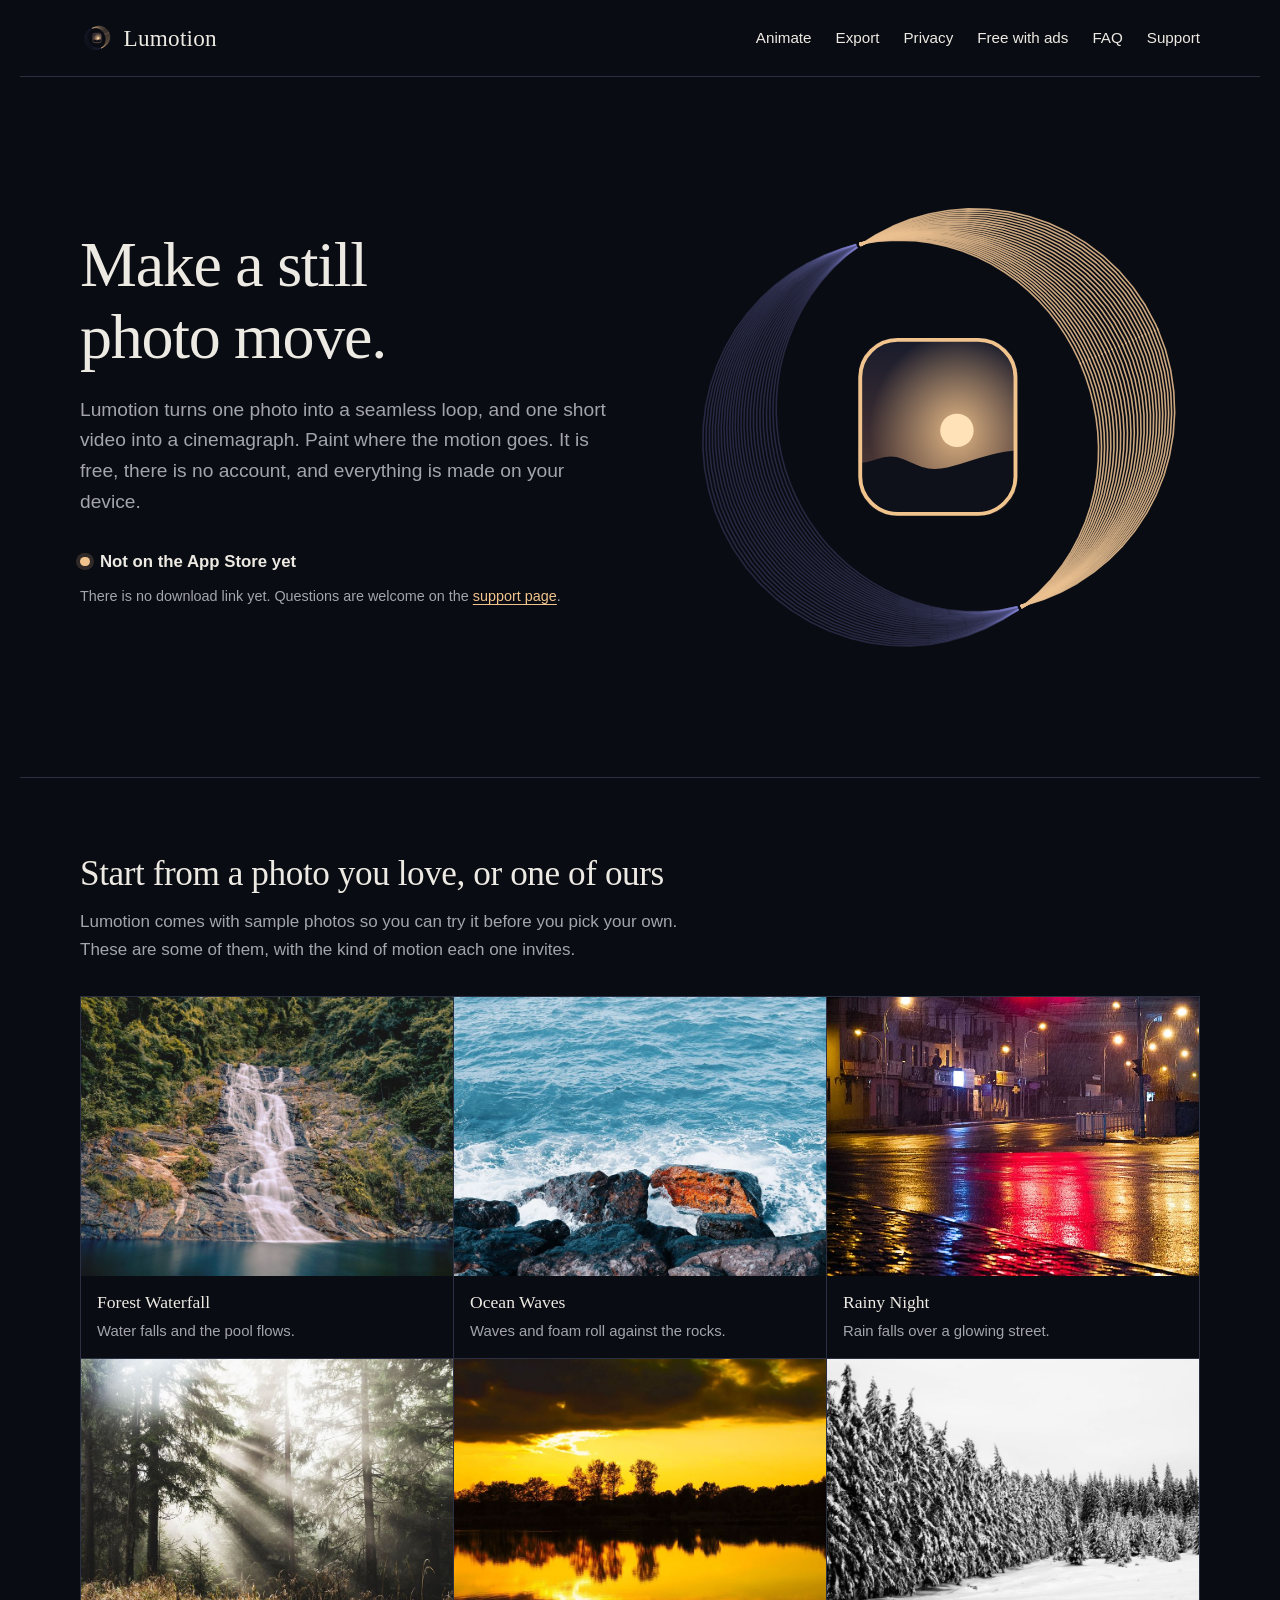
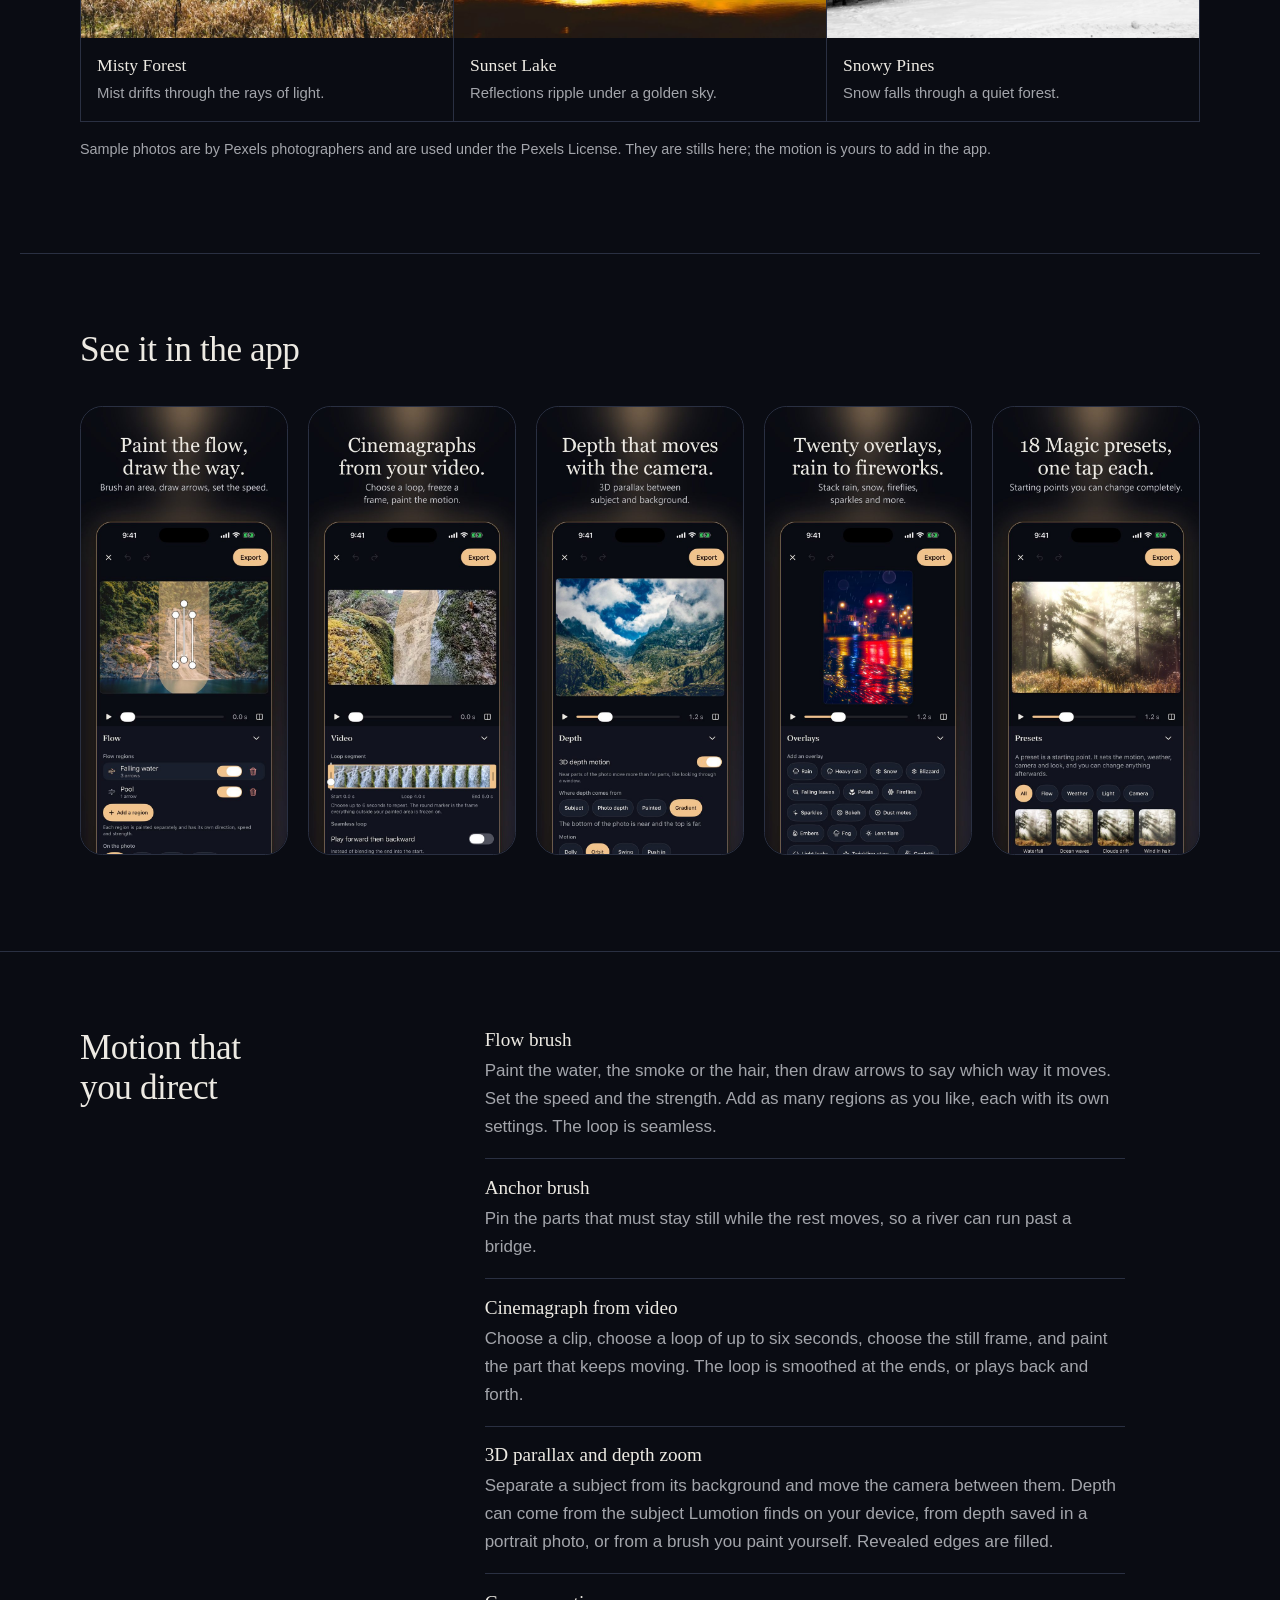
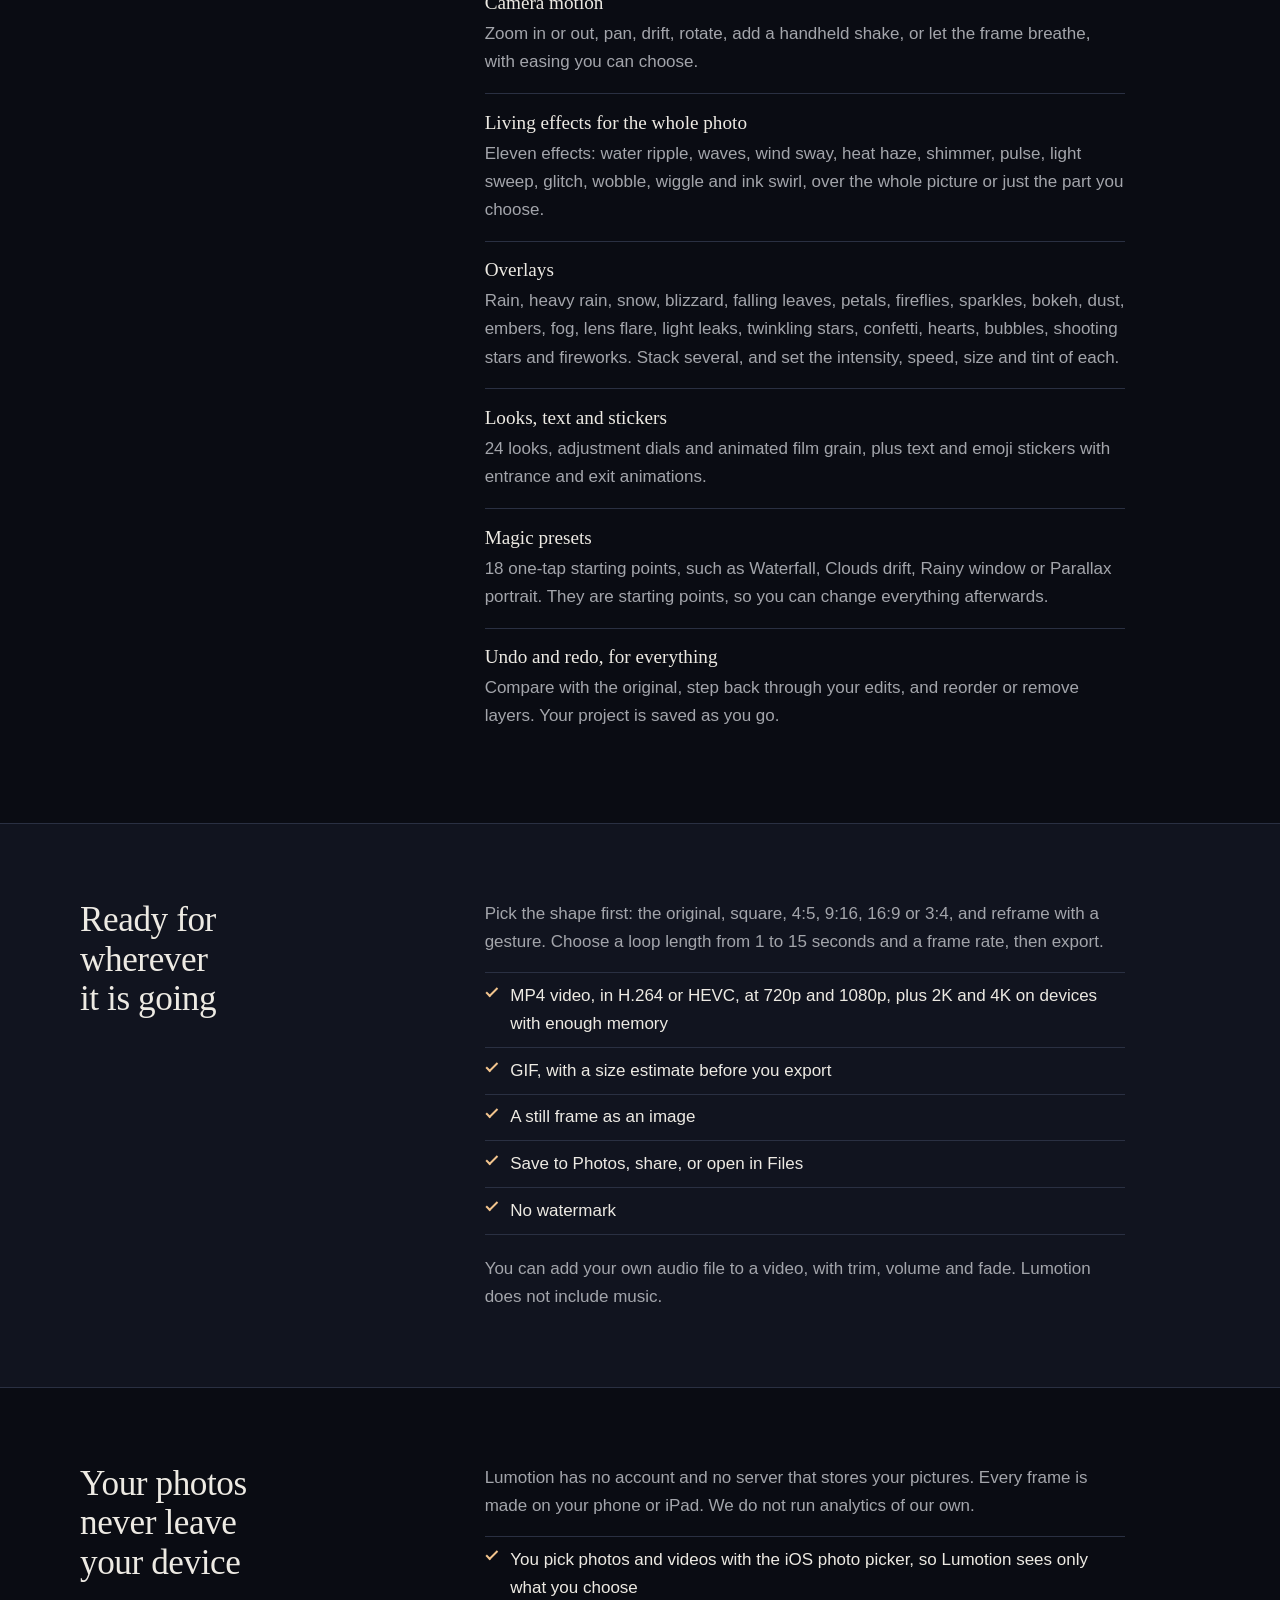
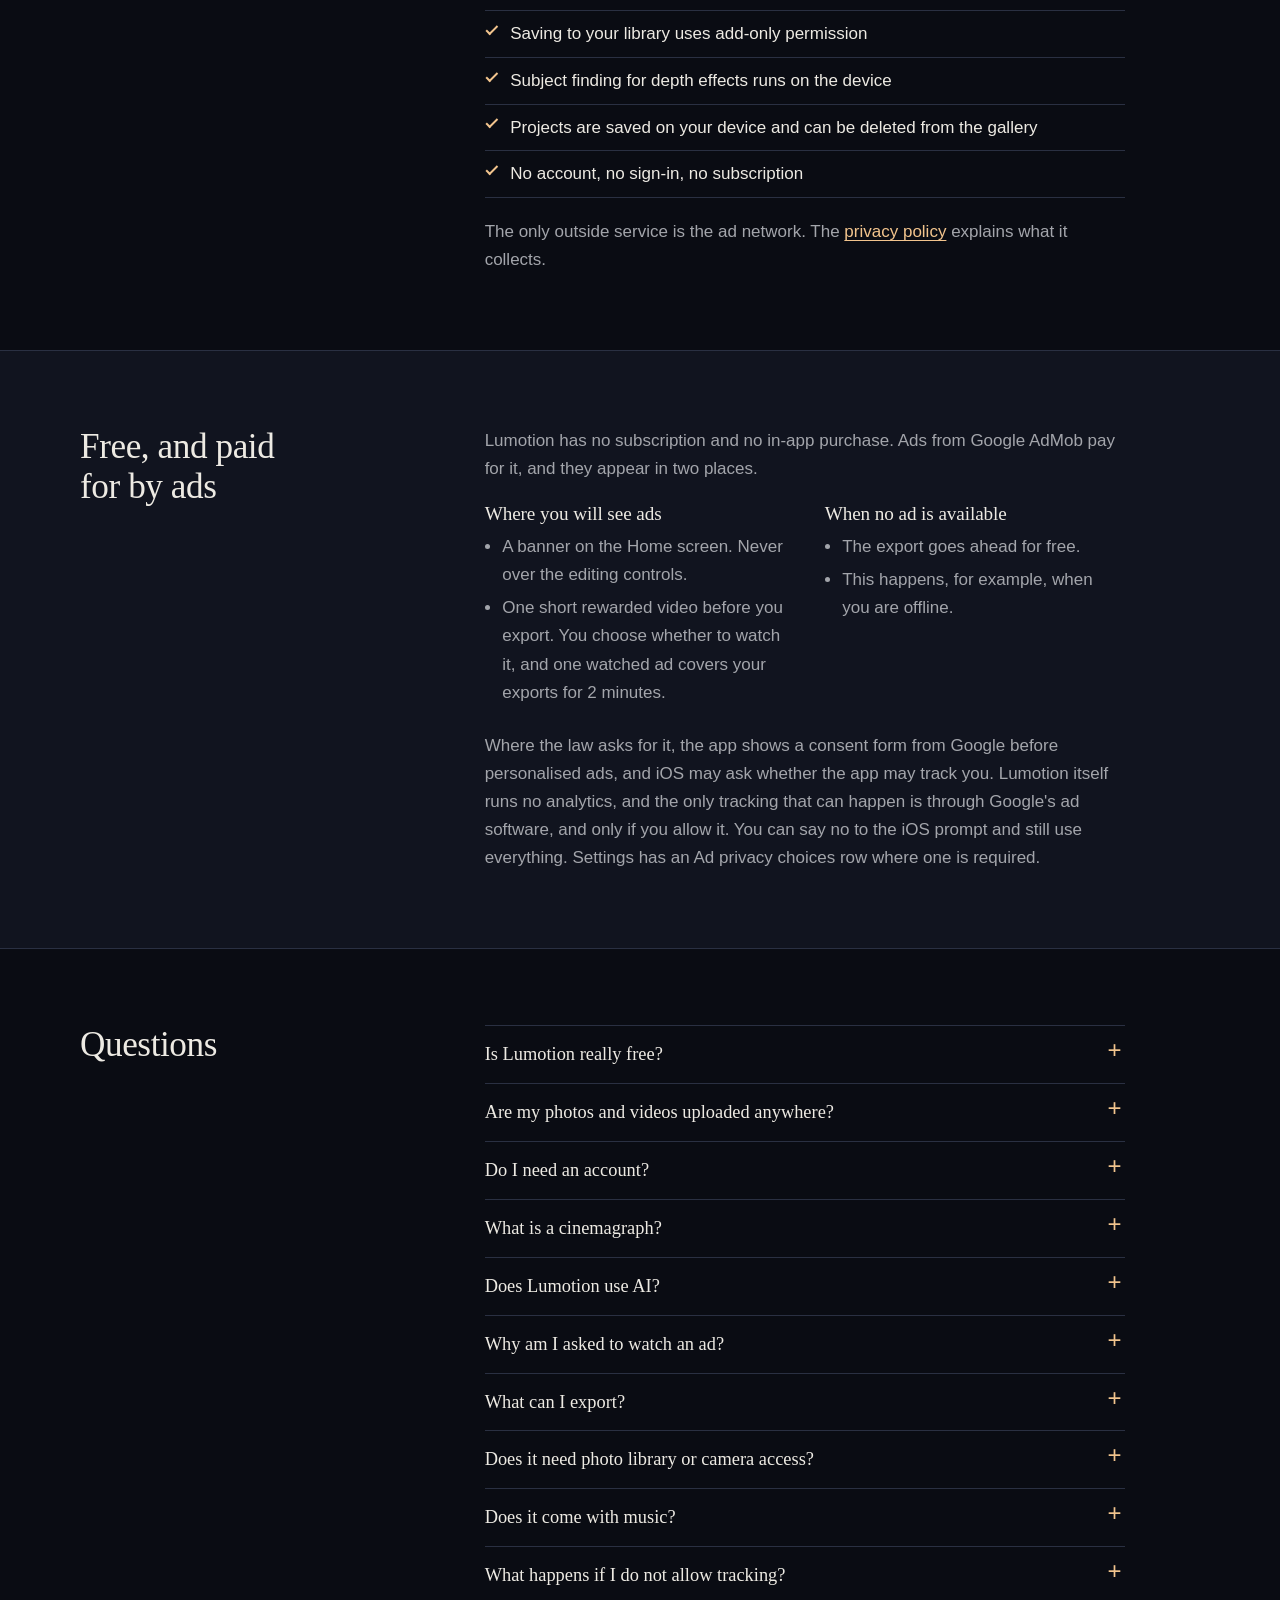
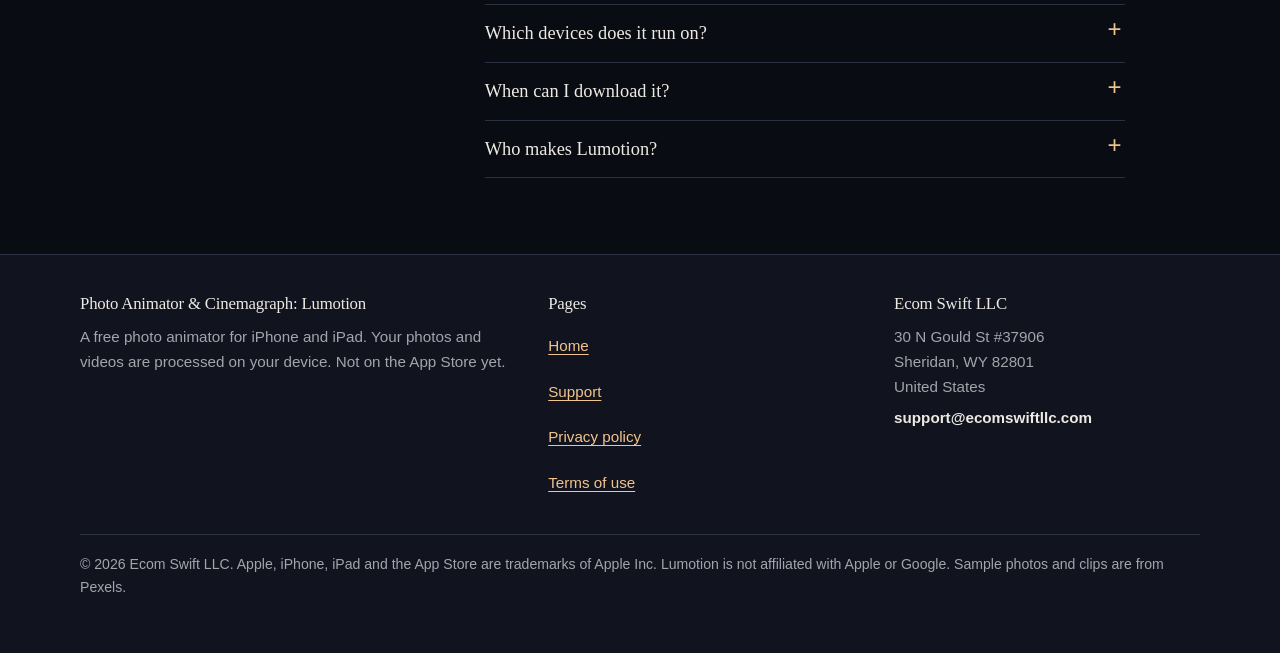
<file: website/lumotion/index.html>
<!doctype html>
<html lang="en">
<head>
<meta charset="utf-8">
<meta name="viewport" content="width=device-width, initial-scale=1, viewport-fit=cover">
<title>Photo Animator &amp; Cinemagraph: Lumotion | Make a still photo move</title>
<meta name="description" content="Free photo animator for iPhone and iPad. Paint motion onto a photo, make a cinemagraph from video, add 3D parallax, overlays and looks, then export an MP4 or GIF. Made on your device, with no account.">
<link rel="canonical" href="https://ecomswiftllc.github.io/lumotion/">
<meta name="theme-color" content="#0A0C13">
<meta name="color-scheme" content="dark">
<link rel="icon" href="assets/favicon.svg" type="image/svg+xml">
<link rel="icon" href="assets/favicon-32.png" type="image/png" sizes="32x32">
<link rel="apple-touch-icon" href="assets/apple-touch-icon.png">
<meta property="og:type" content="website">
<meta property="og:site_name" content="Photo Animator &amp; Cinemagraph: Lumotion">
<meta property="og:title" content="Photo Animator &amp; Cinemagraph: Lumotion | Make a still photo move">
<meta property="og:description" content="Free photo animator for iPhone and iPad. Paint motion onto a photo, make a cinemagraph from video, add 3D parallax, overlays and looks, then export an MP4 or GIF. Made on your device, with no account.">
<meta property="og:url" content="https://ecomswiftllc.github.io/lumotion/">
<meta property="og:image" content="https://ecomswiftllc.github.io/lumotion/assets/og-image.png">
<meta property="og:image:width" content="1200">
<meta property="og:image:height" content="630">
<meta property="og:image:alt" content="The Lumotion app icon, a photo frame inside a ribbon of light, next to the name Photo Animator &amp; Cinemagraph: Lumotion">
<meta name="twitter:card" content="summary_large_image">
<meta name="twitter:title" content="Photo Animator &amp; Cinemagraph: Lumotion | Make a still photo move">
<meta name="twitter:description" content="Free photo animator for iPhone and iPad. Paint motion onto a photo, make a cinemagraph from video, add 3D parallax, overlays and looks, then export an MP4 or GIF. Made on your device, with no account.">
<meta name="twitter:image" content="https://ecomswiftllc.github.io/lumotion/assets/og-image.png">
<link rel="stylesheet" href="assets/site.css">
<script type="application/ld+json">
{
  "@context": "https://schema.org",
  "@type": "SoftwareApplication",
  "name": "Photo Animator & Cinemagraph: Lumotion",
  "alternateName": "Lumotion",
  "url": "https://ecomswiftllc.github.io/lumotion/",
  "applicationCategory": "MultimediaApplication",
  "operatingSystem": "iOS 17.0 or later",
  "description": "A free photo animator and cinemagraph maker for iPhone and iPad. Paint motion onto a photo, make a cinemagraph from a video, add 3D parallax, overlays and looks, and export an MP4, a GIF or a still. Everything is processed on the device. Supported by ads.",
  "image": "https://ecomswiftllc.github.io/lumotion/assets/icon-512.png",
  "offers": {
    "@type": "Offer",
    "price": "0",
    "priceCurrency": "USD"
  },
  "publisher": {
    "@type": "Organization",
    "name": "Ecom Swift LLC",
    "url": "https://www.ecomswiftllc.com/",
    "address": {
      "@type": "PostalAddress",
      "streetAddress": "30 N Gould St #37906",
      "addressLocality": "Sheridan",
      "addressRegion": "WY",
      "postalCode": "82801",
      "addressCountry": "US"
    }
  },
  "featureList": [
    "Flow brush: paint an area and draw the direction it moves",
    "Cinemagraph from a video clip",
    "3D parallax and depth zoom",
    "Camera motion: zoom, pan, drift, rotate and handheld",
    "20 overlays such as rain, snow, fireflies and sparkles",
    "Magic presets as one-tap starting points",
    "Looks, text and stickers",
    "Export MP4 video, GIF or a still image",
    "Processed on the device, no account"
  ]
}
</script>
<script type="application/ld+json">
{
  "@context": "https://schema.org",
  "@type": "FAQPage",
  "mainEntity": [
    {
      "@type": "Question",
      "name": "Is Lumotion really free?",
      "acceptedAnswer": {
        "@type": "Answer",
        "text": "Yes. There is no subscription, no in-app purchase, no paid version and no watermark. Ads from Google AdMob pay for the app: a banner on the Home screen, and one rewarded video that you choose to watch before you export."
      }
    },
    {
      "@type": "Question",
      "name": "Are my photos and videos uploaded anywhere?",
      "acceptedAnswer": {
        "@type": "Answer",
        "text": "No. Animating, previewing and exporting all happen on your device. We never receive your photos, videos or audio, and nothing is sent to an AI service."
      }
    },
    {
      "@type": "Question",
      "name": "Do I need an account?",
      "acceptedAnswer": {
        "@type": "Answer",
        "text": "No. There is no sign-in and no sign-up."
      }
    },
    {
      "@type": "Question",
      "name": "What is a cinemagraph?",
      "acceptedAnswer": {
        "@type": "Answer",
        "text": "A cinemagraph is a short looping clip in which only part of the picture moves, such as steam rising from a cup in an otherwise still frame. In Lumotion you pick a clip, choose the loop, choose the still frame, and paint the part that keeps moving. The ends of the loop are blended so it repeats without a jump."
      }
    },
    {
      "@type": "Question",
      "name": "Does Lumotion use AI?",
      "acceptedAnswer": {
        "@type": "Answer",
        "text": "It does not generate pictures and it does not send your photos anywhere. Motion comes from the areas, arrows and settings that you choose. For depth effects, the app can find the main subject using Apple's Vision technology on your device."
      }
    },
    {
      "@type": "Question",
      "name": "Why am I asked to watch an ad?",
      "acceptedAnswer": {
        "@type": "Answer",
        "text": "Before you export, the app offers one short video that you choose to watch. One watched ad covers your exports for 2 minutes, so you can save several versions in a row. If you choose Not now, nothing is exported and you can try again any time. If no ad is available, for example when you are offline, the export goes ahead anyway. Editing never needs an ad."
      }
    },
    {
      "@type": "Question",
      "name": "What can I export?",
      "acceptedAnswer": {
        "@type": "Answer",
        "text": "An MP4 video (H.264 or HEVC), a GIF, or a still image. You can save to Photos, share, or open in Files. There is no watermark."
      }
    },
    {
      "@type": "Question",
      "name": "Does it need photo library or camera access?",
      "acceptedAnswer": {
        "@type": "Answer",
        "text": "Not to edit. You pick photos and videos with the iOS photo picker, and Lumotion sees only the ones you choose. To save a result, the app asks for add-only permission, which lets it add items and does not let it read your library. The camera is used only if you choose to take a photo to animate."
      }
    },
    {
      "@type": "Question",
      "name": "Does it come with music?",
      "acceptedAnswer": {
        "@type": "Answer",
        "text": "No. There is no bundled music. You can add an audio file of your own from the Files app, trim it, set the volume and fade it. You are responsible for having the right to use it."
      }
    },
    {
      "@type": "Question",
      "name": "What happens if I do not allow tracking?",
      "acceptedAnswer": {
        "@type": "Answer",
        "text": "The app works the same. The ads you see will be less personalised. You can change the choice any time in iOS Settings under Privacy and Security, then Tracking. Lumotion itself runs no analytics. If you allow tracking, only Google's ad software may use your advertising identifier for ads."
      }
    },
    {
      "@type": "Question",
      "name": "Which devices does it run on?",
      "acceptedAnswer": {
        "@type": "Answer",
        "text": "iPhone and iPad with iOS 17 or iPadOS 17 or later, in portrait and landscape."
      }
    },
    {
      "@type": "Question",
      "name": "When can I download it?",
      "acceptedAnswer": {
        "@type": "Answer",
        "text": "Lumotion is not on the App Store yet, so there is no download link. This page will link to the App Store listing once the app is available."
      }
    },
    {
      "@type": "Question",
      "name": "Who makes Lumotion?",
      "acceptedAnswer": {
        "@type": "Answer",
        "text": "Ecom Swift LLC, a company registered in Wyoming, United States. You can reach us on the support page."
      }
    }
  ]
}
</script>
</head>
<body>
<a class="skip" href="#main">Skip to content</a>
<header class="site-header">
  <div class="wrap">
    <a class="brand" href="./"><img src="assets/lumotion-mark.svg" alt="" width="34" height="34">Lumotion</a>
    <nav class="nav" aria-label="Main">
      <a href="./#animate">Animate</a>
      <a href="./#export">Export</a>
      <a href="./#private">Privacy</a>
      <a href="./#free">Free with ads</a>
      <a href="./#faq">FAQ</a>
      <a href="support/">Support</a>
    </nav>
  </div>
</header>

<main id="main">
  <section class="hero" aria-labelledby="h1">
    <div class="wrap">
      <div>
        <h1 id="h1">Make a still photo move.</h1>
        <p class="lede">Lumotion turns one photo into a seamless loop, and one short video into a cinemagraph. Paint where the motion goes. It is free, there is no account, and everything is made on your device.</p>
        <p class="status">Not on the App Store yet</p>
        <p class="small hero-note">There is no download link yet. Questions are welcome on the <a href="support/">support page</a>.</p>
      </div>
      <div class="lens">
        <svg viewBox="8 8 84 84" aria-hidden="true" focusable="false"><defs><clipPath id="lmFrame"><rect x="37.25" y="35.75" width="25.50" height="28.50" rx="6.00"/></clipPath><linearGradient id="lmSky" x1="0" y1="0" x2="0" y2="1"><stop offset="0" stop-color="#181B2C"/><stop offset="1" stop-color="#5C3E36"/></linearGradient><radialGradient id="lmSun" cx="0.620" cy="0.520" r=".55"><stop offset="0" stop-color="#F2C48D" stop-opacity=".9"/><stop offset="1" stop-color="#F2C48D" stop-opacity="0"/></radialGradient></defs><g class="ribbon" fill="none" stroke-width="0.26" stroke-linecap="round" stroke-linejoin="round"><path d="M62.86 79.32 L60.36 80.94 L57.67 82.33 L54.82 83.46 L51.82 84.32 L48.70 84.88 L45.51 85.12 L42.26 85.03 L39.01 84.61 L35.79 83.84 L32.64 82.74 L29.60 81.30 L26.70 79.55 L23.99 77.49 L21.50 75.15 L19.25 72.55 L17.29 69.73 L15.63 66.72 L14.29 63.55 L13.28 60.26 L12.62 56.89 L12.32 53.49 L12.37 50.08 L12.76 46.72 L13.49 43.44 L14.55 40.27 L15.91 37.24 L17.56 34.40 L19.47 31.77 L21.60 29.37 L23.94 27.22 L26.45 25.34 L29.10 23.74 L31.85 22.43 L34.67 21.40 L36.81 20.82" stroke="#898ade" stroke-opacity="0.22"/><path d="M62.87 79.35 L60.35 80.91 L57.65 82.24 L54.80 83.32 L51.81 84.12 L48.71 84.63 L45.55 84.82 L42.34 84.69 L39.13 84.23 L35.96 83.44 L32.86 82.32 L29.87 80.88 L27.03 79.13 L24.37 77.09 L21.92 74.77 L19.72 72.21 L17.79 69.43 L16.15 66.46 L14.82 63.35 L13.82 60.11 L13.16 56.80 L12.84 53.44 L12.86 50.08 L13.23 46.76 L13.92 43.51 L14.94 40.37 L16.25 37.37 L17.85 34.54 L19.71 31.91 L21.80 29.51 L24.09 27.35 L26.55 25.45 L29.16 23.82 L31.88 22.47 L34.68 21.41 L36.80 20.80" stroke="#898ade" stroke-opacity="0.22"/><path d="M62.88 79.36 L60.34 80.87 L57.63 82.15 L54.78 83.17 L51.80 83.92 L48.72 84.37 L45.58 84.52 L42.42 84.35 L39.25 83.86 L36.13 83.04 L33.08 81.91 L30.14 80.46 L27.35 78.72 L24.74 76.69 L22.34 74.40 L20.18 71.87 L18.28 69.13 L16.66 66.21 L15.35 63.14 L14.36 59.96 L13.69 56.70 L13.36 53.39 L13.36 50.08 L13.69 46.80 L14.35 43.59 L15.32 40.48 L16.59 37.50 L18.14 34.68 L19.94 32.06 L21.98 29.65 L24.23 27.47 L26.66 25.55 L29.23 23.90 L31.91 22.52 L34.68 21.42 L36.80 20.79" stroke="#898ade" stroke-opacity="0.22"/><path d="M62.88 79.37 L60.33 80.83 L57.61 82.05 L54.75 83.02 L51.79 83.71 L48.73 84.11 L45.62 84.21 L42.49 84.00 L39.37 83.47 L36.30 82.63 L33.30 81.49 L30.42 80.04 L27.68 78.30 L25.12 76.29 L22.76 74.03 L20.64 71.54 L18.77 68.84 L17.17 65.96 L15.87 62.95 L14.88 59.81 L14.21 56.60 L13.86 53.35 L13.84 50.08 L14.14 46.84 L14.76 43.66 L15.69 40.58 L16.92 37.62 L18.42 34.82 L20.18 32.20 L22.17 29.78 L24.37 27.60 L26.76 25.66 L29.29 23.98 L31.95 22.57 L34.69 21.44 L36.79 20.77" stroke="#898ade" stroke-opacity="0.22"/><path d="M62.88 79.38 L60.31 80.78 L57.58 81.94 L54.73 82.85 L51.77 83.49 L48.74 83.83 L45.66 83.89 L42.57 83.64 L39.50 83.08 L36.47 82.22 L33.53 81.06 L30.70 79.62 L28.01 77.89 L25.49 75.90 L23.18 73.66 L21.09 71.20 L19.25 68.55 L17.68 65.72 L16.39 62.75 L15.40 59.67 L14.72 56.51 L14.36 53.30 L14.31 50.08 L14.59 46.88 L15.17 43.74 L16.06 40.68 L17.24 37.74 L18.70 34.95 L20.41 32.33 L22.36 29.92 L24.52 27.72 L26.86 25.77 L29.36 24.07 L31.98 22.63 L34.70 21.46 L36.79 20.77" stroke="#898ade" stroke-opacity="0.22"/><path d="M62.88 79.37 L60.29 80.72 L57.56 81.83 L54.71 82.68 L51.76 83.26 L48.75 83.55 L45.71 83.56 L42.65 83.27 L39.62 82.69 L36.65 81.81 L33.75 80.64 L30.97 79.19 L28.33 77.47 L25.87 75.50 L23.59 73.30 L21.54 70.87 L19.73 68.26 L18.17 65.48 L16.90 62.56 L15.91 59.53 L15.23 56.41 L14.85 53.25 L14.78 50.08 L15.03 46.92 L15.58 43.81 L16.43 40.78 L17.56 37.86 L18.98 35.08 L20.65 32.47 L22.55 30.06 L24.67 27.85 L26.97 25.88 L29.43 24.16 L32.02 22.69 L34.72 21.49 L36.79 20.77" stroke="#898ade" stroke-opacity="0.22"/><path d="M62.87 79.36 L60.27 80.65 L57.53 81.70 L54.68 82.50 L51.75 83.02 L48.76 83.27 L45.75 83.23 L42.73 82.91 L39.75 82.29 L36.82 81.40 L33.98 80.22 L31.25 78.77 L28.66 77.07 L26.23 75.11 L24.00 72.94 L21.98 70.55 L20.20 67.98 L18.66 65.24 L17.40 62.37 L16.41 59.39 L15.72 56.32 L15.33 53.21 L15.24 50.08 L15.46 46.96 L15.98 43.88 L16.79 40.88 L17.89 37.98 L19.26 35.22 L20.88 32.62 L22.74 30.20 L24.82 27.98 L27.08 26.00 L29.51 24.25 L32.07 22.76 L34.74 21.53 L36.79 20.78" stroke="#898ade" stroke-opacity="0.22"/><path d="M62.87 79.34 L60.24 80.58 L57.50 81.57 L54.65 82.31 L51.74 82.78 L48.77 82.98 L45.79 82.90 L42.82 82.54 L39.87 81.90 L36.99 80.98 L34.20 79.80 L31.52 78.35 L28.98 76.66 L26.60 74.73 L24.40 72.58 L22.42 70.23 L20.66 67.70 L19.14 65.01 L17.89 62.18 L16.91 59.25 L16.21 56.23 L15.81 53.17 L15.70 50.08 L15.89 47.00 L16.37 43.95 L17.15 40.98 L18.21 38.10 L19.54 35.35 L21.12 32.76 L22.94 30.34 L24.97 28.12 L27.20 26.12 L29.59 24.36 L32.12 22.84 L34.76 21.58 L36.80 20.80" stroke="#898ade" stroke-opacity="0.22"/><path d="M62.85 79.31 L60.21 80.49 L57.46 81.43 L54.62 82.11 L51.72 82.53 L48.79 82.68 L45.83 82.56 L42.90 82.17 L40.00 81.50 L37.16 80.57 L34.42 79.38 L31.79 77.94 L29.29 76.26 L26.95 74.35 L24.80 72.23 L22.85 69.92 L21.11 67.42 L19.61 64.78 L18.37 62.00 L17.39 59.11 L16.69 56.14 L16.27 53.12 L16.15 50.08 L16.31 47.03 L16.77 44.02 L17.51 41.08 L18.53 38.23 L19.82 35.49 L21.36 32.90 L23.14 30.49 L25.13 28.26 L27.32 26.25 L29.68 24.47 L32.18 22.92 L34.79 21.63 L36.82 20.83" stroke="#898ade" stroke-opacity="0.22"/><path d="M62.84 79.27 L60.18 80.40 L57.43 81.28 L54.59 81.91 L51.71 82.28 L48.80 82.39 L45.88 82.23 L42.98 81.80 L40.12 81.11 L37.33 80.17 L34.64 78.97 L32.05 77.54 L29.60 75.87 L27.31 73.98 L25.19 71.89 L23.26 69.61 L21.56 67.16 L20.08 64.55 L18.85 61.82 L17.87 58.98 L17.17 56.06 L16.74 53.08 L16.60 50.08 L16.74 47.07 L17.17 44.10 L17.88 41.18 L18.86 38.35 L20.11 35.63 L21.61 33.05 L23.35 30.64 L25.30 28.41 L27.45 26.39 L29.77 24.58 L32.24 23.02 L34.83 21.69 L36.83 20.87" stroke="#898ade" stroke-opacity="0.22"/><path d="M62.82 79.23 L60.15 80.30 L57.39 81.13 L54.57 81.71 L51.70 82.03 L48.81 82.09 L45.92 81.89 L43.06 81.44 L40.24 80.73 L37.50 79.77 L34.85 78.57 L32.31 77.14 L29.90 75.49 L27.65 73.62 L25.57 71.56 L23.68 69.31 L21.99 66.89 L20.53 64.33 L19.31 61.64 L18.34 58.85 L17.64 55.97 L17.20 53.04 L17.04 50.07 L17.16 47.11 L17.57 44.17 L18.25 41.28 L19.20 38.47 L20.41 35.77 L21.87 33.21 L23.57 30.80 L25.48 28.56 L27.59 26.53 L29.87 24.71 L32.30 23.12 L34.86 21.76 L36.85 20.91" stroke="#898ade" stroke-opacity="0.22"/><path d="M62.79 79.18 L60.11 80.20 L57.35 80.97 L54.54 81.50 L51.68 81.77 L48.82 81.79 L45.96 81.56 L43.14 81.08 L40.37 80.35 L37.67 79.38 L35.06 78.18 L32.56 76.75 L30.20 75.11 L27.98 73.26 L25.94 71.23 L24.08 69.01 L22.42 66.63 L20.98 64.11 L19.77 61.47 L18.81 58.72 L18.10 55.88 L17.66 52.99 L17.49 50.07 L17.59 47.15 L17.97 44.24 L18.62 41.38 L19.54 38.60 L20.71 35.92 L22.14 33.37 L23.79 30.96 L25.67 28.73 L27.73 26.68 L29.98 24.84 L32.38 23.23 L34.91 21.84 L36.88 20.96" stroke="#898ade" stroke-opacity="0.22"/><path d="M62.77 79.12 L60.08 80.09 L57.32 80.82 L54.51 81.29 L51.67 81.52 L48.83 81.50 L46.00 81.23 L43.22 80.73 L40.48 79.98 L37.83 79.00 L35.26 77.79 L32.81 76.37 L30.49 74.74 L28.31 72.92 L26.30 70.91 L24.47 68.72 L22.84 66.38 L21.42 63.90 L20.23 61.29 L19.28 58.59 L18.57 55.80 L18.12 52.95 L17.94 50.07 L18.03 47.18 L18.38 44.31 L19.00 41.49 L19.89 38.73 L21.03 36.07 L22.41 33.53 L24.03 31.13 L25.86 28.89 L27.89 26.84 L30.09 24.99 L32.45 23.34 L34.95 21.93 L36.90 21.02" stroke="#898ade" stroke-opacity="0.22"/><path d="M62.74 79.06 L60.04 79.99 L57.28 80.67 L54.48 81.10 L51.66 81.29 L48.84 81.24 L46.04 80.94 L43.29 80.41 L40.59 79.64 L37.97 78.65 L35.45 77.44 L33.04 76.02 L30.76 74.40 L28.63 72.59 L26.65 70.60 L24.86 68.44 L23.26 66.13 L21.86 63.68 L20.69 61.12 L19.75 58.45 L19.05 55.71 L18.61 52.91 L18.42 50.07 L18.49 47.23 L18.82 44.39 L19.42 41.60 L20.27 38.88 L21.37 36.24 L22.72 33.71 L24.29 31.32 L26.07 29.08 L28.05 27.02 L30.21 25.14 L32.54 23.47 L35.00 22.02 L36.93 21.08" stroke="#898ade" stroke-opacity="0.22"/><path d="M62.72 79.01 L60.01 79.89 L57.25 80.53 L54.45 80.93 L51.65 81.07 L48.85 80.98 L46.08 80.65 L43.35 80.10 L40.70 79.31 L38.12 78.31 L35.64 77.09 L33.27 75.67 L31.03 74.06 L28.94 72.26 L27.00 70.29 L25.24 68.16 L23.68 65.88 L22.31 63.47 L21.16 60.94 L20.23 58.32 L19.54 55.62 L19.10 52.86 L18.90 50.07 L18.96 47.27 L19.28 44.48 L19.84 41.72 L20.66 39.02 L21.73 36.41 L23.02 33.89 L24.55 31.51 L26.29 29.27 L28.22 27.19 L30.34 25.29 L32.62 23.59 L35.05 22.10 L36.95 21.13" stroke="#898ade" stroke-opacity="0.22"/><path d="M62.70 78.97 L59.98 79.81 L57.22 80.40 L54.43 80.76 L51.64 80.87 L48.86 80.74 L46.11 80.38 L43.42 79.80 L40.80 78.99 L38.26 77.97 L35.82 76.75 L33.49 75.33 L31.30 73.72 L29.25 71.93 L27.35 69.98 L25.63 67.87 L24.10 65.62 L22.76 63.25 L21.63 60.76 L20.72 58.18 L20.04 55.53 L19.60 52.81 L19.40 50.07 L19.45 47.31 L19.74 44.56 L20.28 41.84 L21.06 39.17 L22.08 36.58 L23.34 34.08 L24.81 31.70 L26.50 29.46 L28.39 27.37 L30.46 25.45 L32.70 23.71 L35.09 22.18 L36.97 21.17" stroke="#898ade" stroke-opacity="0.22"/><path d="M62.69 78.93 L59.96 79.73 L57.19 80.29 L54.41 80.60 L51.62 80.67 L48.87 80.51 L46.15 80.12 L43.49 79.50 L40.90 78.68 L38.40 77.64 L36.00 76.41 L33.72 74.98 L31.56 73.38 L29.56 71.60 L27.71 69.67 L26.03 67.58 L24.53 65.37 L23.22 63.02 L22.12 60.58 L21.22 58.04 L20.56 55.43 L20.12 52.77 L19.91 50.07 L19.94 47.35 L20.21 44.64 L20.72 41.96 L21.47 39.32 L22.45 36.75 L23.65 34.27 L25.08 31.89 L26.72 29.64 L28.55 27.54 L30.58 25.60 L32.77 23.83 L35.13 22.26 L36.99 21.21" stroke="#898ade" stroke-opacity="0.22"/><path d="M62.67 78.90 L59.93 79.66 L57.16 80.18 L54.38 80.45 L51.61 80.48 L48.87 80.28 L46.18 79.86 L43.55 79.22 L40.99 78.37 L38.53 77.31 L36.18 76.07 L33.94 74.64 L31.83 73.04 L29.87 71.27 L28.06 69.35 L26.42 67.29 L24.96 65.10 L23.68 62.80 L22.61 60.39 L21.74 57.90 L21.08 55.34 L20.64 52.72 L20.43 50.07 L20.44 47.40 L20.69 44.73 L21.17 42.08 L21.87 39.48 L22.81 36.93 L23.97 34.46 L25.35 32.09 L26.93 29.83 L28.72 27.71 L30.69 25.74 L32.85 23.94 L35.16 22.32 L37.00 21.24" stroke="#898ade" stroke-opacity="0.22"/><path d="M62.66 78.88 L59.91 79.60 L57.14 80.08 L54.36 80.31 L51.61 80.30 L48.88 80.07 L46.21 79.61 L43.61 78.94 L41.09 78.06 L38.67 76.99 L36.36 75.73 L34.16 74.30 L32.10 72.69 L30.19 70.94 L28.42 69.03 L26.83 67.00 L25.40 64.84 L24.16 62.57 L23.11 60.20 L22.25 57.75 L21.61 55.24 L21.17 52.67 L20.95 50.07 L20.95 47.44 L21.17 44.82 L21.62 42.21 L22.29 39.63 L23.18 37.10 L24.29 34.65 L25.61 32.28 L27.14 30.02 L28.88 27.88 L30.80 25.88 L32.91 24.04 L35.19 22.38 L37.01 21.26" stroke="#898ade" stroke-opacity="0.22"/><path d="M62.66 78.87 L59.90 79.55 L57.12 79.99 L54.35 80.18 L51.60 80.13 L48.89 79.86 L46.24 79.36 L43.67 78.66 L41.19 77.76 L38.81 76.66 L36.54 75.39 L34.39 73.95 L32.38 72.35 L30.51 70.60 L28.79 68.71 L27.24 66.70 L25.85 64.57 L24.64 62.33 L23.62 60.01 L22.78 57.61 L22.15 55.14 L21.71 52.62 L21.48 50.06 L21.47 47.49 L21.66 44.90 L22.07 42.33 L22.70 39.78 L23.54 37.28 L24.60 34.83 L25.87 32.47 L27.35 30.20 L29.03 28.04 L30.91 26.01 L32.98 24.14 L35.22 22.43 L37.01 21.27" stroke="#898ade" stroke-opacity="0.22"/><path d="M62.66 78.87 L59.88 79.51 L57.10 79.90 L54.33 80.05 L51.59 79.97 L48.90 79.65 L46.27 79.12 L43.73 78.39 L41.28 77.45 L38.94 76.34 L36.72 75.05 L34.62 73.60 L32.65 72.00 L30.83 70.25 L29.16 68.38 L27.65 66.39 L26.31 64.29 L25.13 62.09 L24.14 59.81 L23.32 57.46 L22.69 55.04 L22.26 52.57 L22.02 50.06 L21.98 47.53 L22.15 44.99 L22.53 42.46 L23.11 39.94 L23.90 37.45 L24.91 35.02 L26.12 32.65 L27.55 30.37 L29.18 28.19 L31.01 26.14 L33.03 24.22 L35.24 22.47 L37.02 21.28" stroke="#898ade" stroke-opacity="0.22"/><path d="M62.66 78.87 L59.87 79.48 L57.08 79.83 L54.31 79.93 L51.58 79.81 L48.91 79.45 L46.31 78.88 L43.79 78.11 L41.38 77.15 L39.08 76.01 L36.90 74.70 L34.85 73.24 L32.94 71.64 L31.17 69.90 L29.54 68.05 L28.08 66.08 L26.77 64.01 L25.63 61.85 L24.66 59.61 L23.86 57.30 L23.25 54.94 L22.81 52.52 L22.56 50.06 L22.51 47.58 L22.64 45.08 L22.98 42.58 L23.52 40.09 L24.26 37.63 L25.22 35.20 L26.38 32.84 L27.74 30.54 L29.32 28.34 L31.10 26.26 L33.09 24.30 L35.26 22.51 L37.01 21.27" stroke="#898ade" stroke-opacity="0.22"/><path d="M62.67 78.88 L59.86 79.45 L57.06 79.76 L54.29 79.82 L51.57 79.65 L48.91 79.25 L46.34 78.64 L43.85 77.83 L41.48 76.84 L39.22 75.68 L37.09 74.35 L35.08 72.88 L33.22 71.28 L31.50 69.55 L29.93 67.71 L28.51 65.76 L27.24 63.73 L26.14 61.61 L25.19 59.41 L24.41 57.15 L23.80 54.83 L23.37 52.47 L23.11 50.06 L23.03 47.62 L23.13 45.17 L23.43 42.70 L23.93 40.24 L24.62 37.80 L25.52 35.38 L26.62 33.01 L27.93 30.71 L29.46 28.49 L31.19 26.37 L33.13 24.38 L35.28 22.53 L37.01 21.26" stroke="#898ade" stroke-opacity="0.22"/><path d="M62.67 78.90 L59.85 79.43 L57.05 79.69 L54.28 79.71 L51.56 79.49 L48.92 79.05 L46.37 78.40 L43.92 77.55 L41.58 76.53 L39.36 75.34 L37.28 74.00 L35.32 72.52 L33.51 70.91 L31.84 69.19 L30.32 67.36 L28.95 65.44 L27.72 63.44 L26.65 61.36 L25.73 59.21 L24.97 57.00 L24.36 54.73 L23.92 52.41 L23.65 50.06 L23.55 47.67 L23.62 45.26 L23.88 42.83 L24.33 40.39 L24.97 37.96 L25.81 35.56 L26.86 33.19 L28.12 30.87 L29.59 28.63 L31.28 26.48 L33.18 24.44 L35.29 22.55 L37.00 21.24" stroke="#898ade" stroke-opacity="0.22"/><path d="M62.68 78.92 L59.85 79.41 L57.03 79.63 L54.26 79.60 L51.55 79.33 L48.93 78.85 L46.40 78.15 L43.98 77.27 L41.68 76.21 L39.51 74.99 L37.47 73.63 L35.57 72.14 L33.81 70.53 L32.19 68.82 L30.72 67.01 L29.39 65.12 L28.21 63.15 L27.17 61.11 L26.27 59.00 L25.52 56.84 L24.93 54.63 L24.48 52.36 L24.19 50.06 L24.07 47.72 L24.11 45.34 L24.32 42.95 L24.72 40.54 L25.31 38.13 L26.10 35.73 L27.09 33.36 L28.30 31.03 L29.72 28.76 L31.36 26.58 L33.22 24.51 L35.30 22.57 L36.99 21.22" stroke="#898ade" stroke-opacity="0.22"/><path d="M72.86 39.82 L73.69 41.92 L74.39 44.07 L74.95 46.26 L75.37 48.51 L75.65 50.81 L75.77 53.15 L75.73 55.53 L75.51 57.94 L75.10 60.37 L74.49 62.81 L73.68 65.24 L72.64 67.65 L71.38 70.01 L69.89 72.29 L68.17 74.48 L66.21 76.54 L64.03 78.44 L63.45 78.89" stroke="#ebc091" stroke-opacity="0.86"/><path d="M37.53 20.67 L40.40 20.22 L43.24 20.04 L46.04 20.12 L48.77 20.45 L51.40 21.01 L53.93 21.79 L56.34 22.76 L58.61 23.90 L60.74 25.20 L62.73 26.63 L64.57 28.18 L66.27 29.84 L67.82 31.59 L69.23 33.42 L70.50 35.32 L71.63 37.28 L72.63 39.31 L72.86 39.82" stroke="#ecc091" stroke-opacity="0.86"/><path d="M73.33 39.61 L74.19 41.75 L74.90 43.94 L75.47 46.19 L75.89 48.48 L76.15 50.82 L76.25 53.21 L76.18 55.63 L75.92 58.07 L75.48 60.53 L74.82 62.99 L73.96 65.43 L72.88 67.83 L71.57 70.18 L70.03 72.45 L68.26 74.60 L66.26 76.63 L64.05 78.49 L63.47 78.92" stroke="#ebc091" stroke-opacity="0.86"/><path d="M37.52 20.64 L40.37 20.14 L43.22 19.92 L46.02 19.96 L48.76 20.25 L51.42 20.77 L53.97 21.52 L56.41 22.45 L58.72 23.57 L60.89 24.85 L62.92 26.28 L64.81 27.83 L66.55 29.49 L68.15 31.25 L69.60 33.10 L70.90 35.03 L72.07 37.02 L73.10 39.09 L73.33 39.61" stroke="#ecc091" stroke-opacity="0.86"/><path d="M73.82 39.40 L74.69 41.58 L75.42 43.81 L75.99 46.11 L76.41 48.45 L76.66 50.84 L76.74 53.27 L76.64 55.73 L76.35 58.20 L75.86 60.69 L75.16 63.16 L74.25 65.61 L73.11 68.02 L71.75 70.35 L70.16 72.60 L68.35 74.73 L66.32 76.71 L64.07 78.53 L63.48 78.95" stroke="#ebc091" stroke-opacity="0.86"/><path d="M37.50 20.61 L40.35 20.07 L43.19 19.81 L46.00 19.81 L48.75 20.06 L51.43 20.54 L54.01 21.25 L56.48 22.16 L58.82 23.25 L61.04 24.52 L63.11 25.93 L65.05 27.48 L66.83 29.14 L68.47 30.91 L69.97 32.78 L71.31 34.73 L72.52 36.76 L73.57 38.86 L73.82 39.40" stroke="#ecc091" stroke-opacity="0.86"/><path d="M74.30 39.18 L75.20 41.40 L75.94 43.69 L76.52 46.03 L76.94 48.42 L77.18 50.86 L77.24 53.33 L77.11 55.83 L76.78 58.34 L76.25 60.85 L75.50 63.34 L74.54 65.80 L73.35 68.20 L71.94 70.53 L70.30 72.75 L68.44 74.85 L66.37 76.79 L64.09 78.56 L63.49 78.97" stroke="#ebc091" stroke-opacity="0.86"/><path d="M37.50 20.59 L40.33 20.01 L43.17 19.70 L45.98 19.66 L48.74 19.87 L51.44 20.32 L54.04 20.99 L56.54 21.87 L58.93 22.94 L61.18 24.18 L63.30 25.58 L65.28 27.12 L67.11 28.79 L68.80 30.58 L70.34 32.46 L71.73 34.44 L72.97 36.50 L74.06 38.63 L74.30 39.18" stroke="#ecc091" stroke-opacity="0.86"/><path d="M74.80 38.96 L75.72 41.22 L76.48 43.56 L77.06 45.95 L77.47 48.39 L77.70 50.87 L77.74 53.39 L77.58 55.93 L77.22 58.47 L76.64 61.01 L75.85 63.52 L74.83 65.99 L73.59 68.39 L72.12 70.70 L70.43 72.90 L68.53 74.97 L66.41 76.87 L64.11 78.59 L63.50 78.99" stroke="#ebc091" stroke-opacity="0.86"/><path d="M37.49 20.57 L40.31 19.96 L43.15 19.61 L45.96 19.52 L48.74 19.69 L51.45 20.10 L54.08 20.74 L56.61 21.59 L59.03 22.63 L61.33 23.85 L63.49 25.24 L65.51 26.77 L67.40 28.44 L69.13 30.24 L70.71 32.14 L72.15 34.14 L73.42 36.23 L74.54 38.40 L74.80 38.96" stroke="#ecc091" stroke-opacity="0.86"/><path d="M75.30 38.73 L76.25 41.04 L77.02 43.42 L77.61 45.87 L78.02 48.36 L78.23 50.89 L78.25 53.45 L78.06 56.03 L77.66 58.61 L77.03 61.17 L76.19 63.70 L75.12 66.17 L73.82 68.57 L72.30 70.87 L70.56 73.04 L68.61 75.08 L66.46 76.94 L64.12 78.61 L63.50 79.00" stroke="#ebc091" stroke-opacity="0.86"/><path d="M37.49 20.57 L40.30 19.91 L43.13 19.52 L45.94 19.40 L48.73 19.52 L51.46 19.89 L54.11 20.49 L56.68 21.31 L59.13 22.32 L61.47 23.52 L63.68 24.90 L65.75 26.42 L67.68 28.09 L69.46 29.89 L71.09 31.81 L72.57 33.83 L73.89 35.96 L75.04 38.17 L75.30 38.73" stroke="#ecc091" stroke-opacity="0.86"/><path d="M75.81 38.51 L76.78 40.86 L77.57 43.29 L78.17 45.78 L78.57 48.33 L78.77 50.91 L78.77 53.52 L78.54 56.13 L78.10 58.75 L77.43 61.33 L76.53 63.88 L75.41 66.36 L74.05 68.75 L72.48 71.03 L70.69 73.19 L68.69 75.18 L66.50 77.00 L64.12 78.63 L63.50 79.00" stroke="#ebc091" stroke-opacity="0.86"/><path d="M37.49 20.57 L40.29 19.87 L43.11 19.44 L45.93 19.27 L48.72 19.36 L51.47 19.69 L54.15 20.25 L56.74 21.03 L59.23 22.02 L61.61 23.20 L63.86 24.55 L65.99 26.07 L67.97 27.74 L69.80 29.54 L71.48 31.48 L73.00 33.53 L74.36 35.68 L75.54 37.93 L75.81 38.51" stroke="#ecc091" stroke-opacity="0.86"/><path d="M76.33 38.28 L77.33 40.68 L78.13 43.15 L78.73 45.70 L79.13 48.29 L79.32 50.92 L79.28 53.58 L79.03 56.24 L78.54 58.88 L77.82 61.50 L76.87 64.06 L75.69 66.54 L74.28 68.93 L72.65 71.19 L70.81 73.32 L68.76 75.28 L66.53 77.06 L64.13 78.63 L63.50 78.99" stroke="#ebc091" stroke-opacity="0.86"/><path d="M37.49 20.58 L40.28 19.84 L43.09 19.37 L45.91 19.16 L48.72 19.20 L51.48 19.49 L54.18 20.01 L56.80 20.76 L59.33 21.71 L61.75 22.87 L64.05 24.20 L66.22 25.71 L68.26 27.38 L70.14 29.19 L71.87 31.14 L73.44 33.21 L74.83 35.40 L76.06 37.69 L76.33 38.28" stroke="#ecc091" stroke-opacity="0.86"/><path d="M76.86 38.04 L77.88 40.49 L78.70 43.02 L79.30 45.61 L79.70 48.26 L79.87 50.94 L79.80 53.64 L79.51 56.34 L78.98 59.02 L78.21 61.66 L77.21 64.23 L75.97 66.72 L74.50 69.10 L72.82 71.35 L70.92 73.45 L68.83 75.37 L66.56 77.11 L64.12 78.63 L63.49 78.98" stroke="#ebc091" stroke-opacity="0.86"/><path d="M37.50 20.60 L40.27 19.82 L43.08 19.31 L45.90 19.06 L48.71 19.05 L51.49 19.30 L54.21 19.78 L56.87 20.49 L59.43 21.41 L61.90 22.53 L64.25 23.85 L66.47 25.35 L68.55 27.01 L70.49 28.83 L72.27 30.80 L73.88 32.90 L75.32 35.11 L76.58 37.44 L76.86 38.04" stroke="#ecc091" stroke-opacity="0.86"/><path d="M77.40 37.80 L78.44 40.30 L79.27 42.88 L79.88 45.53 L80.27 48.23 L80.42 50.96 L80.33 53.71 L79.99 56.45 L79.42 59.16 L78.60 61.82 L77.54 64.40 L76.24 66.89 L74.72 69.27 L72.97 71.50 L71.03 73.57 L68.89 75.46 L66.58 77.15 L64.12 78.62 L63.48 78.95" stroke="#ebc091" stroke-opacity="0.86"/><path d="M37.51 20.62 L40.27 19.81 L43.07 19.25 L45.89 18.95 L48.70 18.91 L51.50 19.10 L54.25 19.54 L56.93 20.21 L59.53 21.10 L62.04 22.20 L64.44 23.49 L66.71 24.98 L68.85 26.64 L70.84 28.47 L72.67 30.45 L74.33 32.57 L75.81 34.82 L77.11 37.19 L77.40 37.80" stroke="#ecc091" stroke-opacity="0.86"/><path d="M77.94 37.56 L79.01 40.10 L79.85 42.74 L80.46 45.44 L80.84 48.19 L80.97 50.98 L80.85 53.77 L80.47 56.55 L79.85 59.29 L78.98 61.97 L77.86 64.57 L76.51 67.06 L74.92 69.43 L73.13 71.64 L71.13 73.68 L68.95 75.53 L66.60 77.18 L64.11 78.60 L63.47 78.92" stroke="#ebc091" stroke-opacity="0.86"/><path d="M37.53 20.66 L40.26 19.80 L43.05 19.20 L45.87 18.86 L48.70 18.76 L51.51 18.91 L54.28 19.30 L57.00 19.93 L59.64 20.78 L62.19 21.85 L64.64 23.13 L66.97 24.60 L69.16 26.26 L71.20 28.09 L73.09 30.09 L74.79 32.24 L76.32 34.53 L77.64 36.94 L77.94 37.56" stroke="#ecc091" stroke-opacity="0.86"/><path d="M78.49 37.31 L79.58 39.91 L80.43 42.59 L81.04 45.35 L81.41 48.16 L81.51 50.99 L81.36 53.83 L80.95 56.65 L80.28 59.42 L79.35 62.13 L78.17 64.74 L76.76 67.23 L75.12 69.58 L73.27 71.77 L71.22 73.78 L69.00 75.60 L66.61 77.20 L64.10 78.58 L63.45 78.88" stroke="#ebc091" stroke-opacity="0.86"/><path d="M37.54 20.70 L40.26 19.80 L43.04 19.16 L45.86 18.76 L48.69 18.62 L51.52 18.72 L54.31 19.06 L57.06 19.65 L59.74 20.46 L62.34 21.50 L64.84 22.75 L67.22 24.21 L69.47 25.87 L71.57 27.71 L73.51 29.73 L75.26 31.90 L76.83 34.23 L78.19 36.68 L78.49 37.31" stroke="#ecc091" stroke-opacity="0.86"/><path d="M79.05 37.07 L80.16 39.71 L81.02 42.45 L81.63 45.26 L81.98 48.13 L82.06 51.01 L81.87 53.90 L81.42 56.75 L80.69 59.55 L79.71 62.28 L78.48 64.90 L77.01 67.39 L75.31 69.73 L73.40 71.90 L71.31 73.88 L69.04 75.66 L66.62 77.21 L64.08 78.54 L63.43 78.84" stroke="#ebc091" stroke-opacity="0.86"/><path d="M37.56 20.75 L40.26 19.81 L43.03 19.11 L45.85 18.66 L48.69 18.47 L51.53 18.52 L54.35 18.82 L57.13 19.36 L59.85 20.13 L62.50 21.14 L65.05 22.37 L67.49 23.82 L69.79 25.47 L71.95 27.32 L73.94 29.36 L75.74 31.56 L77.35 33.92 L78.74 36.42 L79.05 37.07" stroke="#ecc091" stroke-opacity="0.86"/><path d="M79.61 36.82 L80.73 39.52 L81.59 42.31 L82.19 45.18 L82.52 48.09 L82.58 51.03 L82.35 53.95 L81.85 56.85 L81.08 59.67 L80.04 62.42 L78.76 65.04 L77.23 67.53 L75.48 69.86 L73.52 72.01 L71.38 73.96 L69.08 75.70 L66.63 77.22 L64.06 78.51 L63.41 78.79" stroke="#ebc091" stroke-opacity="0.86"/><path d="M37.58 20.79 L40.26 19.80 L43.02 19.05 L45.83 18.55 L48.68 18.30 L51.54 18.29 L54.39 18.54 L57.20 19.03 L59.97 19.77 L62.67 20.75 L65.28 21.96 L67.77 23.40 L70.13 25.06 L72.34 26.92 L74.38 28.98 L76.23 31.21 L77.87 33.62 L79.29 36.16 L79.61 36.82" stroke="#ecc091" stroke-opacity="0.86"/><path d="M80.16 36.57 L81.29 39.32 L82.16 42.17 L82.75 45.10 L83.06 48.06 L83.08 51.04 L82.82 54.01 L82.28 56.94 L81.46 59.79 L80.37 62.55 L79.03 65.18 L77.44 67.67 L75.64 69.99 L73.64 72.12 L71.45 74.04 L69.11 75.75 L66.64 77.23 L64.05 78.48 L63.39 78.75" stroke="#ebc091" stroke-opacity="0.86"/><path d="M37.60 20.83 L40.26 19.79 L43.00 18.98 L45.82 18.43 L48.67 18.11 L51.55 18.06 L54.43 18.25 L57.28 18.70 L60.10 19.40 L62.84 20.35 L65.50 21.54 L68.05 22.97 L70.47 24.63 L72.73 26.51 L74.82 28.59 L76.71 30.87 L78.39 33.31 L79.84 35.90 L80.16 36.57" stroke="#ecc091" stroke-opacity="0.86"/><path d="M80.70 36.33 L81.85 39.14 L82.71 42.04 L83.29 45.01 L83.58 48.03 L83.58 51.06 L83.28 54.07 L82.69 57.03 L81.82 59.91 L80.68 62.68 L79.29 65.32 L77.66 67.80 L75.80 70.11 L73.75 72.22 L71.53 74.12 L69.15 75.80 L66.65 77.25 L64.04 78.45 L63.37 78.72" stroke="#ebc091" stroke-opacity="0.86"/><path d="M37.61 20.86 L40.25 19.77 L42.99 18.91 L45.80 18.29 L48.66 17.92 L51.56 17.81 L54.47 17.95 L57.36 18.36 L60.22 19.02 L63.02 19.94 L65.73 21.12 L68.34 22.54 L70.81 24.21 L73.13 26.10 L75.26 28.21 L77.20 30.52 L78.91 33.01 L80.38 35.65 L80.70 36.33" stroke="#ecc091" stroke-opacity="0.86"/><path d="M81.24 36.09 L82.39 38.95 L83.26 41.91 L83.83 44.93 L84.10 48.00 L84.07 51.07 L83.73 54.12 L83.10 57.11 L82.19 60.02 L81.00 62.81 L79.55 65.46 L77.86 67.94 L75.96 70.24 L73.87 72.33 L71.60 74.21 L69.19 75.86 L66.66 77.27 L64.03 78.44 L63.36 78.69" stroke="#ebc091" stroke-opacity="0.86"/><path d="M37.62 20.89 L40.24 19.74 L42.97 18.82 L45.78 18.15 L48.65 17.72 L51.57 17.55 L54.51 17.64 L57.44 18.00 L60.35 18.63 L63.20 19.53 L65.97 20.69 L68.63 22.11 L71.15 23.79 L73.52 25.70 L75.70 27.83 L77.68 30.18 L79.42 32.71 L80.91 35.40 L81.24 36.09" stroke="#ecc091" stroke-opacity="0.86"/><path d="M81.77 35.86 L82.93 38.77 L83.79 41.78 L84.36 44.86 L84.61 47.97 L84.54 51.09 L84.17 54.18 L83.50 57.20 L82.54 60.13 L81.30 62.94 L79.81 65.59 L78.07 68.07 L76.13 70.36 L73.99 72.44 L71.68 74.30 L69.23 75.92 L66.67 77.30 L64.02 78.43 L63.35 78.67" stroke="#ebc091" stroke-opacity="0.86"/><path d="M37.63 20.90 L40.23 19.70 L42.95 18.73 L45.76 17.99 L48.65 17.51 L51.59 17.28 L54.55 17.33 L57.53 17.65 L60.48 18.24 L63.38 19.12 L66.20 20.26 L68.91 21.68 L71.50 23.36 L73.91 25.29 L76.14 27.46 L78.15 29.84 L79.92 32.41 L81.43 35.15 L81.77 35.86" stroke="#ecc091" stroke-opacity="0.86"/><path d="M82.29 35.62 L83.46 38.59 L84.32 41.65 L84.87 44.78 L85.10 47.94 L85.01 51.10 L84.61 54.23 L83.90 57.29 L82.89 60.24 L81.61 63.06 L80.06 65.73 L78.28 68.21 L76.29 70.49 L74.11 72.56 L71.76 74.39 L69.28 75.98 L66.70 77.33 L64.02 78.43 L63.35 78.66" stroke="#ebc091" stroke-opacity="0.86"/><path d="M37.63 20.91 L40.22 19.65 L42.92 18.62 L45.74 17.83 L48.64 17.29 L51.60 17.01 L54.60 17.01 L57.61 17.28 L60.61 17.85 L63.56 18.70 L66.43 19.84 L69.20 21.25 L71.83 22.94 L74.30 24.89 L76.57 27.09 L78.62 29.50 L80.42 32.12 L81.95 34.90 L82.29 35.62" stroke="#ecc091" stroke-opacity="0.86"/><path d="M82.80 35.40 L83.98 38.41 L84.84 41.52 L85.38 44.70 L85.59 47.91 L85.48 51.12 L85.04 54.28 L84.29 57.37 L83.24 60.35 L81.91 63.19 L80.32 65.86 L78.50 68.35 L76.46 70.62 L74.23 72.67 L71.85 74.49 L69.34 76.06 L66.72 77.37 L64.03 78.44 L63.35 78.66" stroke="#ebc091" stroke-opacity="0.86"/><path d="M37.63 20.91 L40.20 19.60 L42.90 18.51 L45.71 17.65 L48.63 17.06 L51.61 16.73 L54.64 16.68 L57.70 16.92 L60.74 17.45 L63.74 18.28 L66.67 19.41 L69.49 20.83 L72.17 22.53 L74.68 24.50 L76.99 26.72 L79.08 29.17 L80.91 31.83 L82.46 34.66 L82.80 35.40" stroke="#ecc091" stroke-opacity="0.86"/><path d="M83.30 35.17 L84.49 38.23 L85.35 41.40 L85.88 44.63 L86.07 47.89 L85.93 51.13 L85.47 54.33 L84.68 57.45 L83.59 60.46 L82.22 63.31 L80.59 66.00 L78.71 68.49 L76.63 70.76 L74.36 72.80 L71.94 74.59 L69.40 76.14 L66.75 77.42 L64.04 78.45 L63.35 78.67" stroke="#ebc091" stroke-opacity="0.86"/><path d="M37.63 20.90 L40.18 19.53 L42.87 18.38 L45.69 17.47 L48.62 16.82 L51.63 16.44 L54.69 16.35 L57.78 16.55 L60.87 17.06 L63.92 17.87 L66.90 18.99 L69.77 20.40 L72.50 22.12 L75.06 24.11 L77.41 26.36 L79.53 28.85 L81.39 31.55 L82.96 34.43 L83.30 35.17" stroke="#ecc091" stroke-opacity="0.86"/><path d="M83.80 34.95 L84.99 38.06 L85.85 41.28 L86.37 44.55 L86.55 47.86 L86.39 51.15 L85.89 54.39 L85.07 57.54 L83.94 60.57 L82.53 63.44 L80.85 66.14 L78.94 68.63 L76.81 70.90 L74.50 72.93 L72.04 74.70 L69.46 76.22 L66.79 77.48 L64.05 78.47 L63.35 78.68" stroke="#ebc091" stroke-opacity="0.86"/><path d="M37.62 20.88 L40.15 19.46 L42.84 18.25 L45.67 17.29 L48.61 16.58 L51.64 16.15 L54.74 16.02 L57.87 16.18 L61.00 16.66 L64.10 17.46 L67.12 18.57 L70.05 19.99 L72.83 21.71 L75.43 23.72 L77.83 26.00 L79.98 28.53 L81.86 31.27 L83.45 34.20 L83.80 34.95" stroke="#ecc091" stroke-opacity="0.86"/><path d="M84.28 34.74 L85.49 37.89 L86.35 41.15 L86.86 44.48 L87.03 47.83 L86.84 51.16 L86.32 54.44 L85.46 57.62 L84.30 60.68 L82.84 63.57 L81.12 66.28 L79.16 68.78 L76.99 71.04 L74.64 73.06 L72.15 74.82 L69.53 76.32 L66.83 77.54 L64.06 78.50 L63.36 78.70" stroke="#ebc091" stroke-opacity="0.86"/><path d="M37.61 20.86 L40.13 19.38 L42.81 18.12 L45.64 17.10 L48.60 16.34 L51.65 15.87 L54.78 15.69 L57.95 15.82 L61.13 16.27 L64.27 17.05 L67.35 18.15 L70.32 19.58 L73.15 21.31 L75.80 23.34 L78.23 25.65 L80.42 28.21 L82.33 31.00 L83.93 33.97 L84.28 34.74" stroke="#ecc091" stroke-opacity="0.86"/><path d="M84.77 34.52 L85.98 37.72 L86.84 41.03 L87.35 44.41 L87.50 47.80 L87.30 51.18 L86.74 54.49 L85.86 57.71 L84.66 60.79 L83.16 63.70 L81.40 66.42 L79.40 68.93 L77.18 71.19 L74.79 73.20 L72.26 74.94 L69.61 76.42 L66.87 77.62 L64.08 78.54 L63.38 78.73" stroke="#ebc091" stroke-opacity="0.86"/><path d="M37.60 20.83 L40.10 19.30 L42.78 17.98 L45.62 16.91 L48.59 16.10 L51.67 15.58 L54.83 15.36 L58.04 15.46 L61.26 15.88 L64.45 16.65 L67.57 17.74 L70.59 19.17 L73.47 20.92 L76.16 22.97 L78.63 25.31 L80.85 27.90 L82.79 30.73 L84.41 33.74 L84.77 34.52" stroke="#ecc091" stroke-opacity="0.86"/><path d="M85.25 34.31 L86.47 37.56 L87.34 40.91 L87.84 44.33 L87.98 47.77 L87.75 51.19 L87.17 54.54 L86.26 57.79 L85.02 60.90 L83.49 63.84 L81.68 66.57 L79.64 69.08 L77.38 71.34 L74.95 73.34 L72.37 75.07 L69.68 76.52 L66.92 77.69 L64.10 78.58 L63.39 78.76" stroke="#ebc091" stroke-opacity="0.86"/><path d="M37.58 20.80 L40.07 19.21 L42.75 17.84 L45.59 16.72 L48.58 15.86 L51.68 15.29 L54.87 15.03 L58.12 15.10 L61.38 15.50 L64.62 16.25 L67.79 17.34 L70.86 18.77 L73.78 20.53 L76.52 22.60 L79.03 24.97 L81.28 27.60 L83.24 30.46 L84.89 33.52 L85.25 34.31" stroke="#ecc091" stroke-opacity="0.86"/></g><g clip-path="url(#lmFrame)"><rect x="37.25" y="35.75" width="25.50" height="28.50" fill="url(#lmSky)"/><rect x="37.25" y="35.75" width="25.50" height="28.50" fill="url(#lmSun)"/><circle cx="53.06" cy="50.57" r="2.68" fill="#FFE2B8"/><path d="M37.25 64.25 L37.25 55.84 L38.27 55.72 L39.29 55.47 L40.31 55.16 L41.33 54.88 L42.35 54.76 L43.37 54.84 L44.39 55.14 L45.41 55.58 L46.43 56.05 L47.45 56.44 L48.47 56.68 L49.49 56.75 L50.51 56.68 L51.53 56.50 L52.55 56.24 L53.57 55.94 L54.59 55.62 L55.61 55.30 L56.63 54.99 L57.65 54.70 L58.67 54.43 L59.69 54.20 L60.71 54.00 L61.73 53.86 L62.75 53.76 L62.75 64.25 Z" fill="#0E101A"/></g><rect x="37.55" y="36.05" width="24.90" height="27.90" rx="6.00" fill="none" stroke="#F2C48D" stroke-width="0.62"/></svg>
      </div>
    </div>
  </section>

  <section class="reel-section" aria-labelledby="h-reel">
    <div class="wrap">
      <div class="reel-head">
        <h2 id="h-reel">Start from a photo you love, or one of ours</h2>
        <p>Lumotion comes with sample photos so you can try it before you pick your own. These are some of them, with the kind of motion each one invites.</p>
      </div>
      <ul class="reel">
        <li><figure><img src="assets/photos/waterfall.jpg" alt="A tall waterfall in green forest" width="1000" loading="lazy" decoding="async"><figcaption><strong>Forest Waterfall</strong><span>Water falls and the pool flows.</span></figcaption></figure></li>
        <li><figure><img src="assets/photos/ocean-waves.jpg" alt="Waves breaking on dark rocks" width="1000" loading="lazy" decoding="async"><figcaption><strong>Ocean Waves</strong><span>Waves and foam roll against the rocks.</span></figcaption></figure></li>
        <li><figure><img src="assets/photos/city-rain-night.jpg" alt="A wet city street at night with red and gold lights" width="1000" loading="lazy" decoding="async"><figcaption><strong>Rainy Night</strong><span>Rain falls over a glowing street.</span></figcaption></figure></li>
        <li><figure><img src="assets/photos/forest-mist.jpg" alt="Sun rays through a foggy pine forest" width="1000" loading="lazy" decoding="async"><figcaption><strong>Misty Forest</strong><span>Mist drifts through the rays of light.</span></figcaption></figure></li>
        <li><figure><img src="assets/photos/sunset-lake.jpg" alt="Trees reflected in a lake at sunset" width="1000" loading="lazy" decoding="async"><figcaption><strong>Sunset Lake</strong><span>Reflections ripple under a golden sky.</span></figcaption></figure></li>
        <li><figure><img src="assets/photos/snowy-trees.jpg" alt="Snow-covered pine trees in a field" width="1000" loading="lazy" decoding="async"><figcaption><strong>Snowy Pines</strong><span>Snow falls through a quiet forest.</span></figcaption></figure></li>
      </ul>
      <p class="small reel-note">Sample photos are by Pexels photographers and are used under the Pexels License. They are stills here; the motion is yours to add in the app.</p>
    </div>
  </section>

  <section class="reel-section" aria-labelledby="h-shots">
    <div class="wrap">
      <div class="reel-head"><h2 id="h-shots">See it in the app</h2></div>
      <ul class="shots">
        <li><img src="assets/shots/slide-01.jpg" alt="Lumotion on iPhone: the Flow tool with a painted waterfall region and direction arrows" width="660" loading="lazy" decoding="async"></li>
        <li><img src="assets/shots/slide-02.jpg" alt="Lumotion on iPhone: the Video tool with a loop segment for a cinemagraph" width="660" loading="lazy" decoding="async"></li>
        <li><img src="assets/shots/slide-03.jpg" alt="Lumotion on iPhone: the Depth tool with 3D depth motion on a mountain photo" width="660" loading="lazy" decoding="async"></li>
        <li><img src="assets/shots/slide-04.jpg" alt="Lumotion on iPhone: the Overlays tool with rain on a night street" width="660" loading="lazy" decoding="async"></li>
        <li><img src="assets/shots/slide-05.jpg" alt="Lumotion on iPhone: the Presets tool showing a grid of starting points" width="660" loading="lazy" decoding="async"></li>
        <li><img src="assets/shots/slide-06.jpg" alt="Lumotion on iPhone: the Effects tool over a sunset lake photo" width="660" loading="lazy" decoding="async"></li>
      </ul>
    </div>
  </section>

  <section class="section" id="animate" aria-labelledby="h-animate">
    <div class="wrap">
      <h2 id="h-animate">Motion that you direct</h2>
      <div class="section-body">
        <dl class="defs">
          <div><dt>Flow brush</dt><dd>Paint the water, the smoke or the hair, then draw arrows to say which way it moves. Set the speed and the strength. Add as many regions as you like, each with its own settings. The loop is seamless.</dd></div>
          <div><dt>Anchor brush</dt><dd>Pin the parts that must stay still while the rest moves, so a river can run past a bridge.</dd></div>
          <div><dt>Cinemagraph from video</dt><dd>Choose a clip, choose a loop of up to six seconds, choose the still frame, and paint the part that keeps moving. The loop is smoothed at the ends, or plays back and forth.</dd></div>
          <div><dt>3D parallax and depth zoom</dt><dd>Separate a subject from its background and move the camera between them. Depth can come from the subject Lumotion finds on your device, from depth saved in a portrait photo, or from a brush you paint yourself. Revealed edges are filled.</dd></div>
          <div><dt>Camera motion</dt><dd>Zoom in or out, pan, drift, rotate, add a handheld shake, or let the frame breathe, with easing you can choose.</dd></div>
          <div><dt>Living effects for the whole photo</dt><dd>Eleven effects: water ripple, waves, wind sway, heat haze, shimmer, pulse, light sweep, glitch, wobble, wiggle and ink swirl, over the whole picture or just the part you choose.</dd></div>
          <div><dt>Overlays</dt><dd>Rain, heavy rain, snow, blizzard, falling leaves, petals, fireflies, sparkles, bokeh, dust, embers, fog, lens flare, light leaks, twinkling stars, confetti, hearts, bubbles, shooting stars and fireworks. Stack several, and set the intensity, speed, size and tint of each.</dd></div>
          <div><dt>Looks, text and stickers</dt><dd>24 looks, adjustment dials and animated film grain, plus text and emoji stickers with entrance and exit animations.</dd></div>
          <div><dt>Magic presets</dt><dd>18 one-tap starting points, such as Waterfall, Clouds drift, Rainy window or Parallax portrait. They are starting points, so you can change everything afterwards.</dd></div>
          <div><dt>Undo and redo, for everything</dt><dd>Compare with the original, step back through your edits, and reorder or remove layers. Your project is saved as you go.</dd></div>
        </dl>
      </div>
    </div>
  </section>

  <section class="section band" id="export" aria-labelledby="h-export">
    <div class="wrap">
      <h2 id="h-export">Ready for wherever it is going</h2>
      <div class="section-body">
        <p>Pick the shape first: the original, square, 4:5, 9:16, 16:9 or 3:4, and reframe with a gesture. Choose a loop length from 1 to 15 seconds and a frame rate, then export.</p>
        <ul class="checks">
          <li>MP4 video, in H.264 or HEVC, at 720p and 1080p, plus 2K and 4K on devices with enough memory</li>
          <li>GIF, with a size estimate before you export</li>
          <li>A still frame as an image</li>
          <li>Save to Photos, share, or open in Files</li>
          <li>No watermark</li>
        </ul>
        <p>You can add your own audio file to a video, with trim, volume and fade. Lumotion does not include music.</p>
      </div>
    </div>
  </section>

  <section class="section" id="private" aria-labelledby="h-private">
    <div class="wrap">
      <h2 id="h-private">Your photos never leave your device</h2>
      <div class="section-body">
        <p>Lumotion has no account and no server that stores your pictures. Every frame is made on your phone or iPad. We do not run analytics of our own.</p>
        <ul class="checks">
          <li>You pick photos and videos with the iOS photo picker, so Lumotion sees only what you choose</li>
          <li>Saving to your library uses add-only permission</li>
          <li>Subject finding for depth effects runs on the device</li>
          <li>Projects are saved on your device and can be deleted from the gallery</li>
          <li>No account, no sign-in, no subscription</li>
        </ul>
        <p>The only outside service is the ad network. The <a href="privacy/">privacy policy</a> explains what it collects.</p>
      </div>
    </div>
  </section>

  <section class="section band" id="free" aria-labelledby="h-free">
    <div class="wrap">
      <h2 id="h-free">Free, and paid for by ads</h2>
      <div class="section-body">
        <p>Lumotion has no subscription and no in-app purchase. Ads from Google AdMob pay for it, and they appear in two places.</p>
        <div class="split">
          <div>
            <h3>Where you will see ads</h3>
            <ul>
              <li>A banner on the Home screen. Never over the editing controls.</li>
              <li>One short rewarded video before you export. You choose whether to watch it, and one watched ad covers your exports for 2 minutes.</li>
            </ul>
          </div>
          <div>
            <h3>When no ad is available</h3>
            <ul>
              <li>The export goes ahead for free.</li>
              <li>This happens, for example, when you are offline.</li>
            </ul>
          </div>
        </div>
        <p>Where the law asks for it, the app shows a consent form from Google before personalised ads, and iOS may ask whether the app may track you. Lumotion itself runs no analytics, and the only tracking that can happen is through Google's ad software, and only if you allow it. You can say no to the iOS prompt and still use everything. Settings has an Ad privacy choices row where one is required.</p>
      </div>
    </div>
  </section>

  <section class="section faq" id="faq" aria-labelledby="h-faq">
    <div class="wrap">
      <h2 id="h-faq">Questions</h2>
      <div class="section-body">
        <details><summary>Is Lumotion really free?</summary><div class="answer"><p>Yes. There is no subscription, no in-app purchase, no paid version and no watermark. Ads from Google AdMob pay for the app: a banner on the Home screen, and one rewarded video that you choose to watch before you export.</p></div></details>
        <details><summary>Are my photos and videos uploaded anywhere?</summary><div class="answer"><p>No. Animating, previewing and exporting all happen on your device. We never receive your photos, videos or audio, and nothing is sent to an AI service.</p></div></details>
        <details><summary>Do I need an account?</summary><div class="answer"><p>No. There is no sign-in and no sign-up.</p></div></details>
        <details><summary>What is a cinemagraph?</summary><div class="answer"><p>A cinemagraph is a short looping clip in which only part of the picture moves, such as steam rising from a cup in an otherwise still frame. In Lumotion you pick a clip, choose the loop, choose the still frame, and paint the part that keeps moving. The ends of the loop are blended so it repeats without a jump.</p></div></details>
        <details><summary>Does Lumotion use AI?</summary><div class="answer"><p>It does not generate pictures and it does not send your photos anywhere. Motion comes from the areas, arrows and settings that you choose. For depth effects, the app can find the main subject using Apple's Vision technology on your device.</p></div></details>
        <details><summary>Why am I asked to watch an ad?</summary><div class="answer"><p>Before you export, the app offers one short video that you choose to watch. One watched ad covers your exports for 2 minutes, so you can save several versions in a row. If you choose Not now, nothing is exported and you can try again any time. If no ad is available, for example when you are offline, the export goes ahead anyway. Editing never needs an ad.</p></div></details>
        <details><summary>What can I export?</summary><div class="answer"><p>An MP4 video (H.264 or HEVC), a GIF, or a still image. You can save to Photos, share, or open in Files. There is no watermark.</p></div></details>
        <details><summary>Does it need photo library or camera access?</summary><div class="answer"><p>Not to edit. You pick photos and videos with the iOS photo picker, and Lumotion sees only the ones you choose. To save a result, the app asks for add-only permission, which lets it add items and does not let it read your library. The camera is used only if you choose to take a photo to animate.</p></div></details>
        <details><summary>Does it come with music?</summary><div class="answer"><p>No. There is no bundled music. You can add an audio file of your own from the Files app, trim it, set the volume and fade it. You are responsible for having the right to use it.</p></div></details>
        <details><summary>What happens if I do not allow tracking?</summary><div class="answer"><p>The app works the same. The ads you see will be less personalised. You can change the choice any time in iOS Settings under Privacy and Security, then Tracking. Lumotion itself runs no analytics. If you allow tracking, only Google's ad software may use your advertising identifier for ads.</p></div></details>
        <details><summary>Which devices does it run on?</summary><div class="answer"><p>iPhone and iPad with iOS 17 or iPadOS 17 or later, in portrait and landscape.</p></div></details>
        <details><summary>When can I download it?</summary><div class="answer"><p>Lumotion is not on the App Store yet, so there is no download link. This page will link to the App Store listing once the app is available.</p></div></details>
        <details><summary>Who makes Lumotion?</summary><div class="answer"><p>Ecom Swift LLC, a company registered in Wyoming, United States. You can reach us on the <a href="support/">support page</a>.</p></div></details>
      </div>
    </div>
  </section>
</main>
<footer class="site-footer">
  <div class="wrap">
    <div>
      <h2>Photo Animator &amp; Cinemagraph: Lumotion</h2>
      <p>A free photo animator for iPhone and iPad. Your photos and videos are processed on your device. Not on the App Store yet.</p>
    </div>
    <nav aria-label="Footer">
      <h2>Pages</h2>
      <ul>
        <li><a href="./">Home</a></li>
        <li><a href="support/">Support</a></li>
        <li><a href="privacy/">Privacy policy</a></li>
        <li><a href="terms/">Terms of use</a></li>
      </ul>
    </nav>
    <div>
      <h2>Ecom Swift LLC</h2>
      <p>30 N Gould St #37906<br>Sheridan, WY 82801<br>United States</p>
      <p class="email">support@ecomswiftllc.com</p>
    </div>
    <p class="legalline">&copy; 2026 Ecom Swift LLC. Apple, iPhone, iPad and the App Store are trademarks of Apple Inc. Lumotion is not affiliated with Apple or Google. Sample photos and clips are from Pexels.</p>
  </div>
</footer>
</body>
</html>
</file>
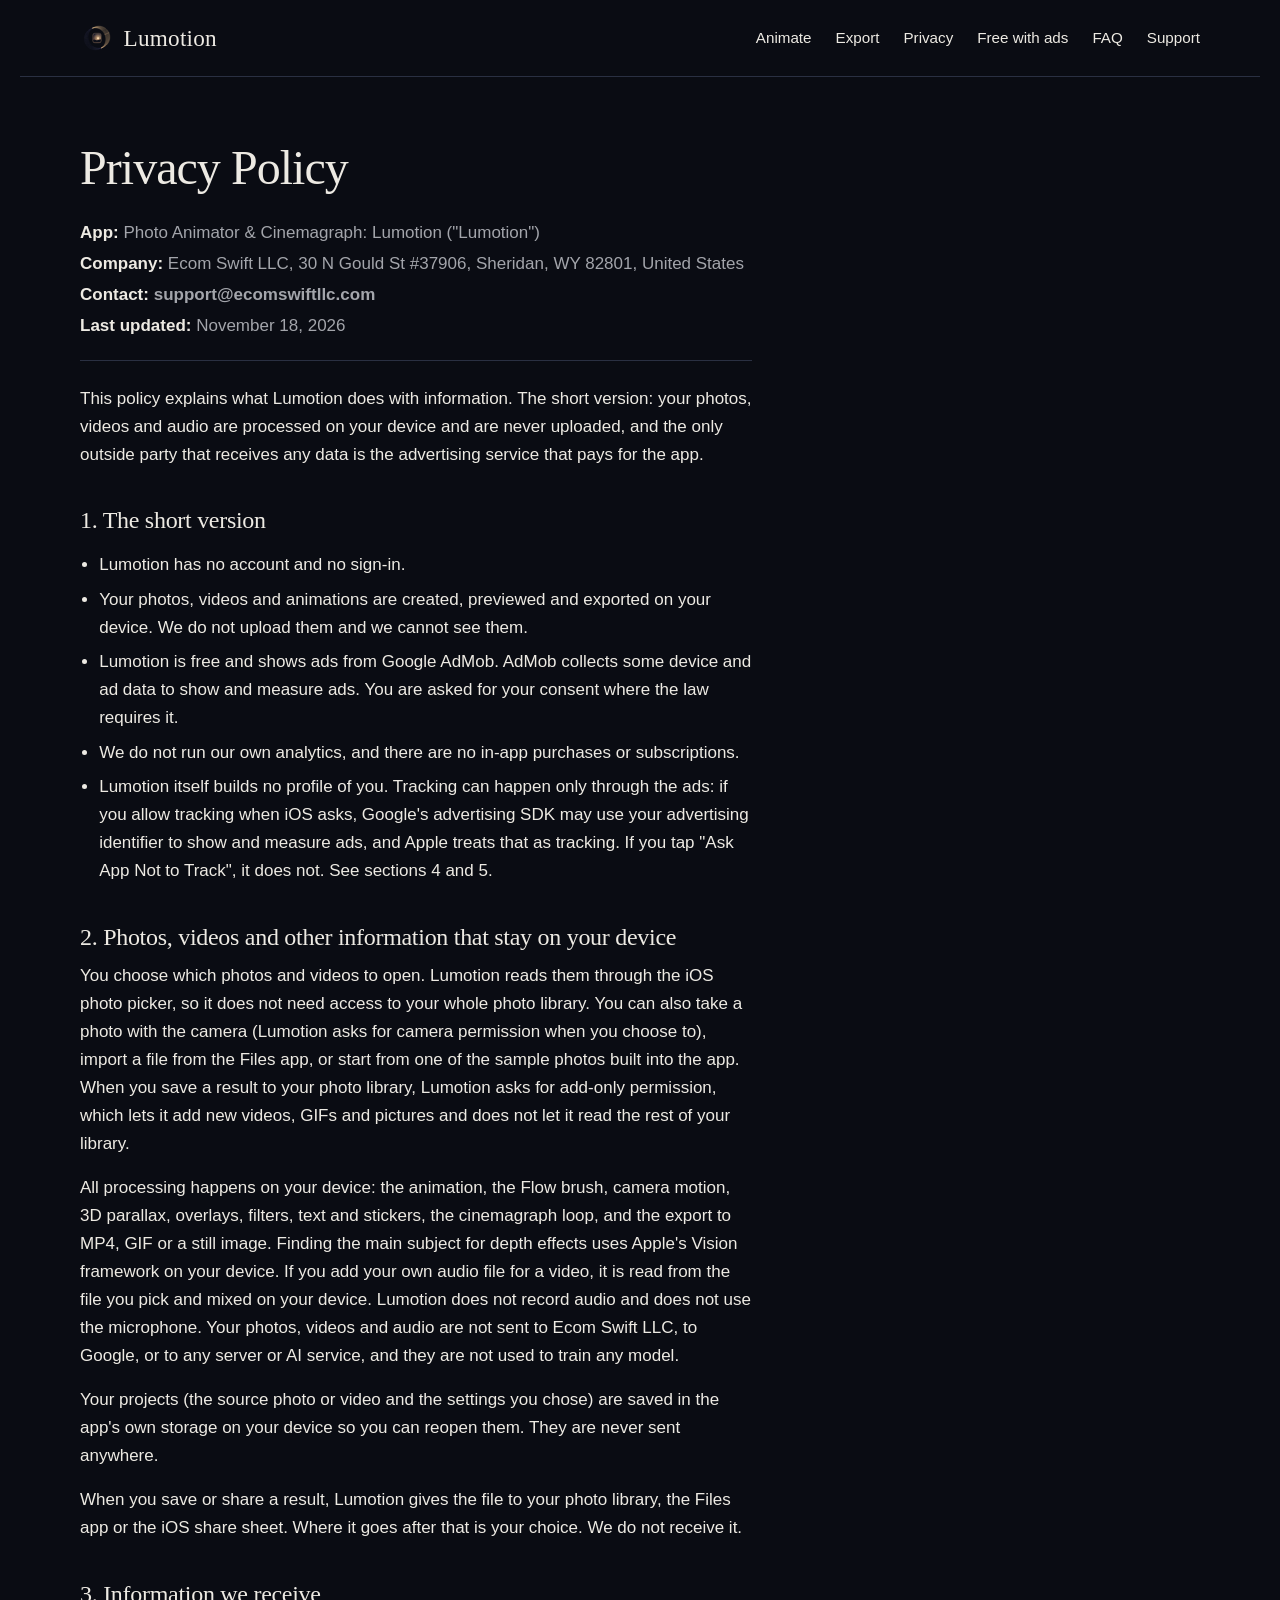
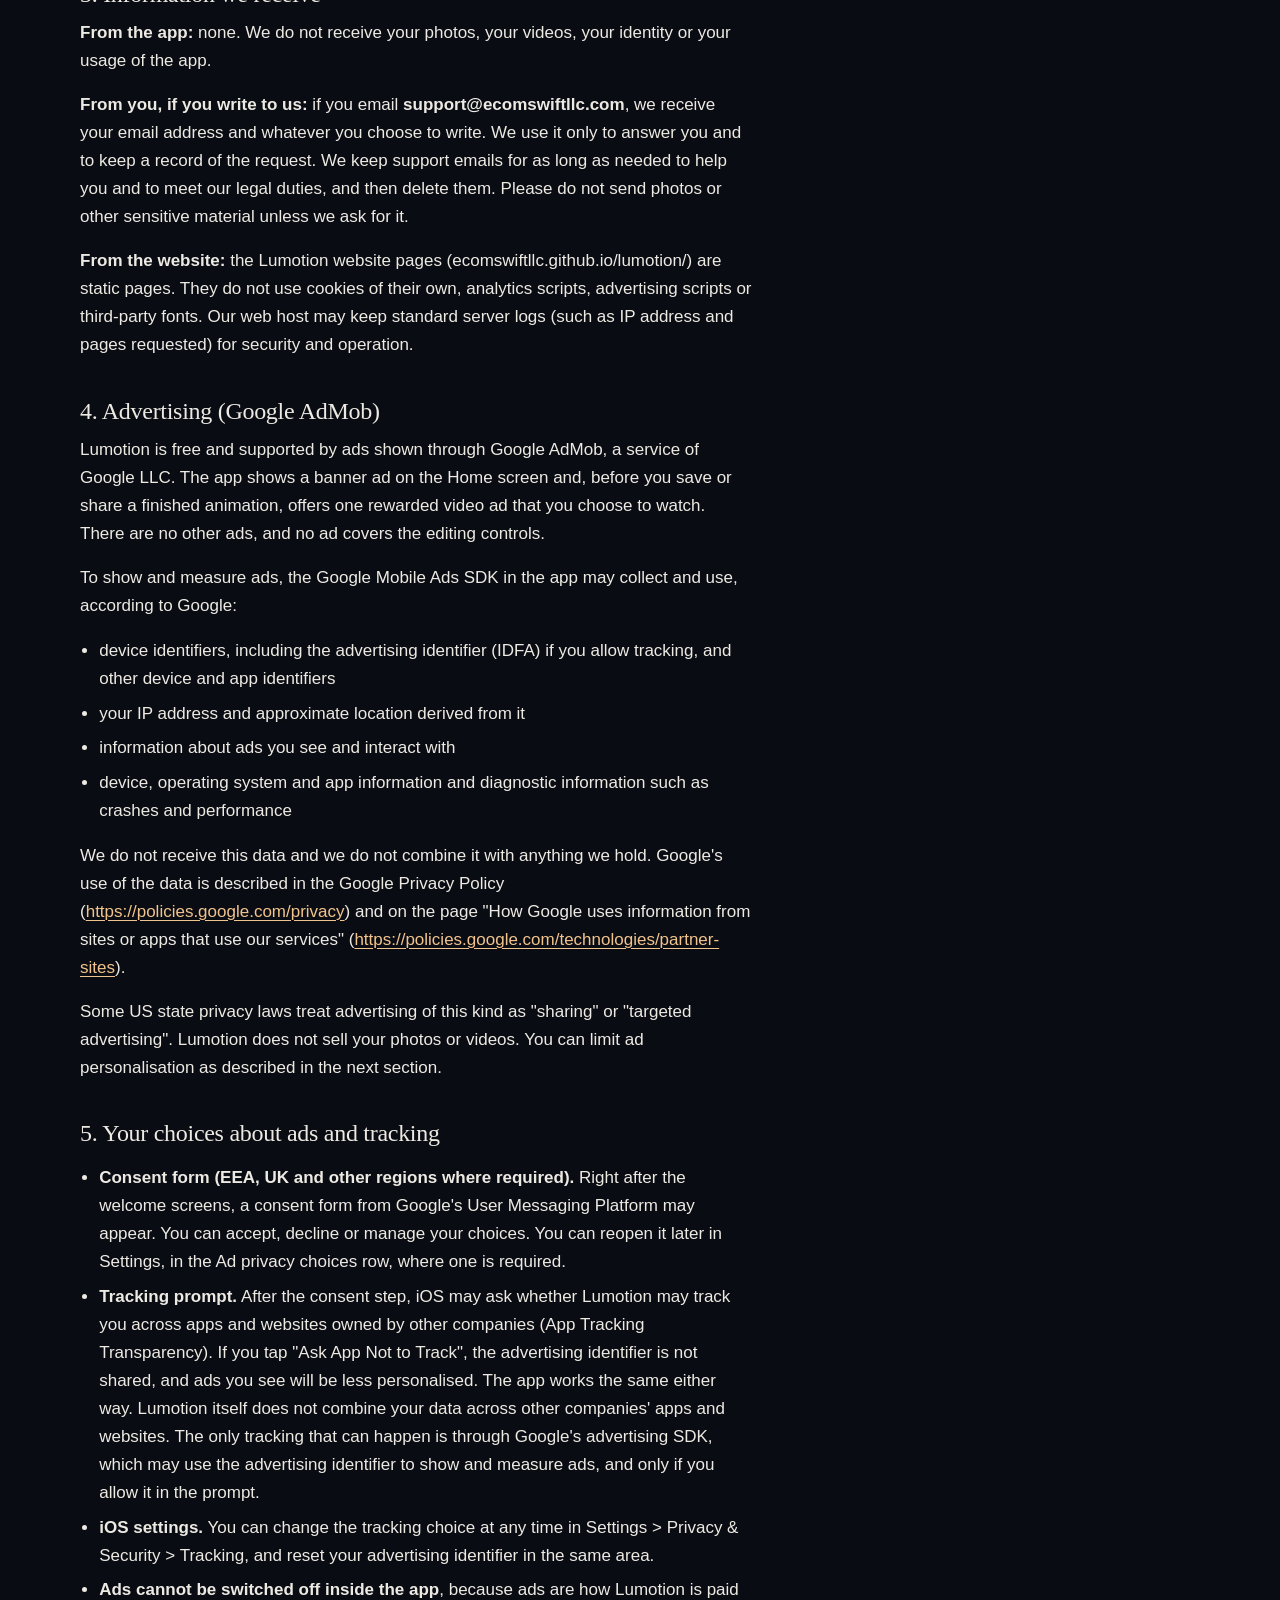
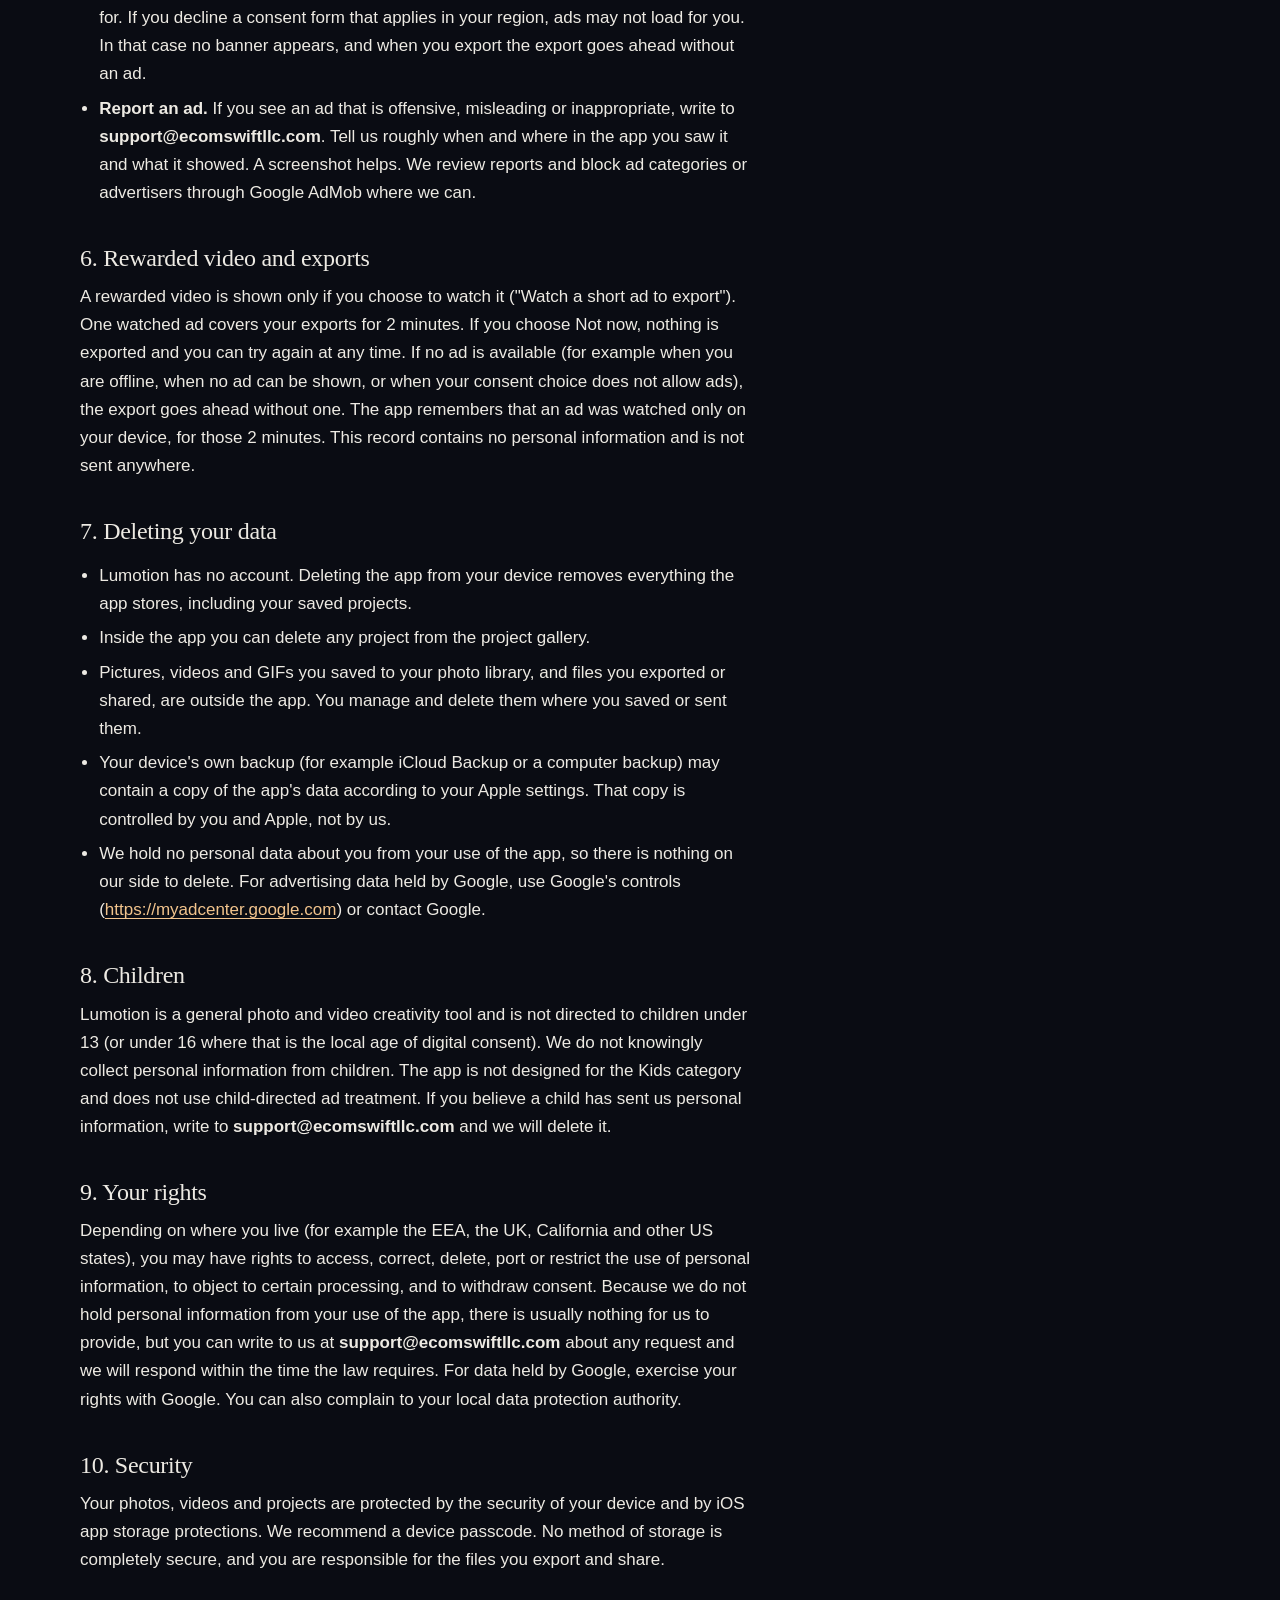
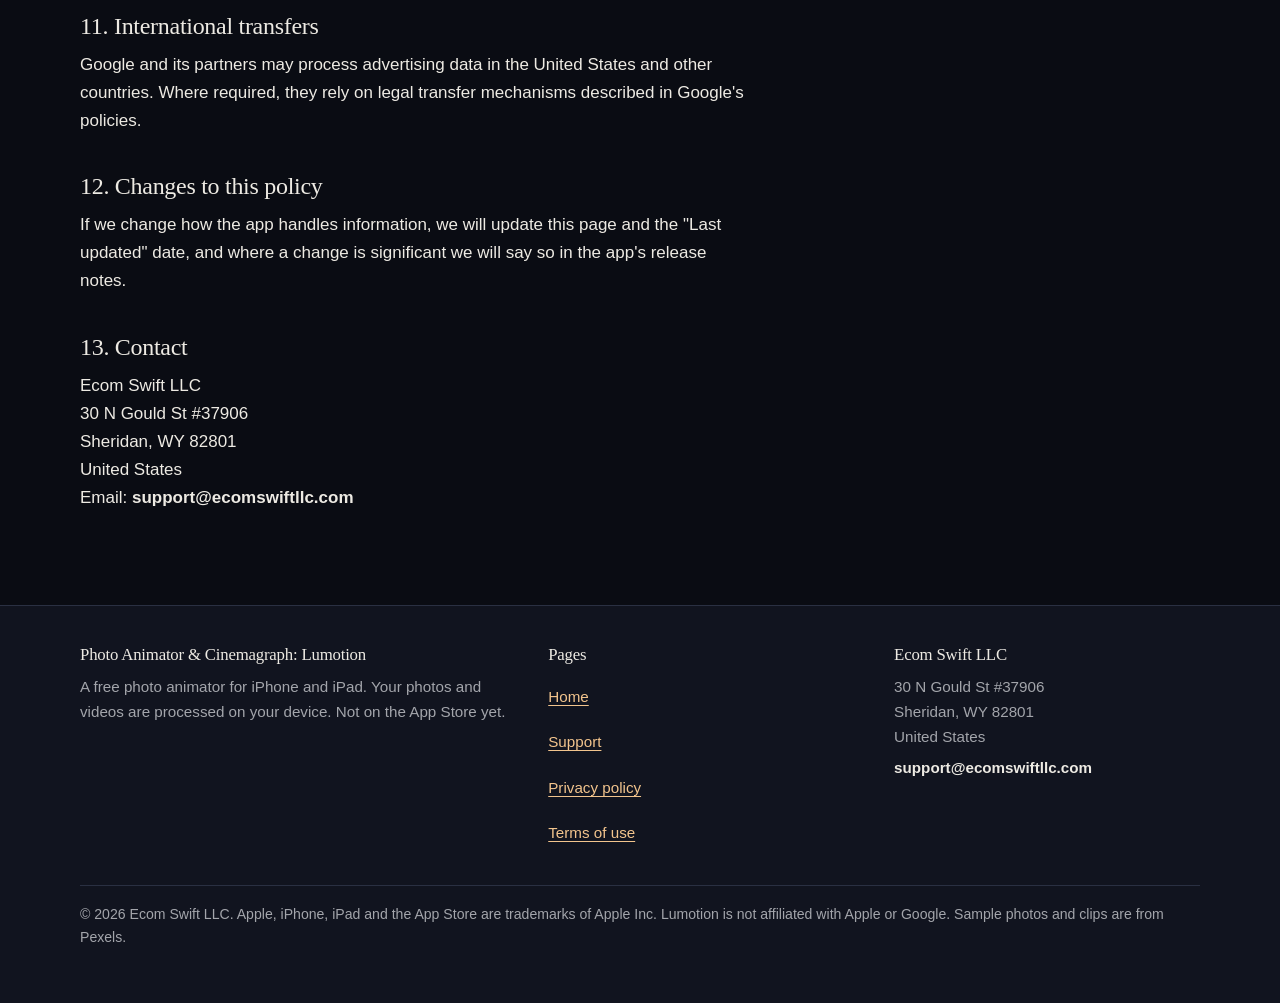
<file: website/lumotion/privacy/index.html>
<!doctype html>
<html lang="en">
<head>
<meta charset="utf-8">
<meta name="viewport" content="width=device-width, initial-scale=1, viewport-fit=cover">
<title>Privacy Policy | Photo Animator &amp; Cinemagraph: Lumotion</title>
<meta name="description" content="How Photo Animator &amp; Cinemagraph: Lumotion handles information: photos and videos are processed on your device and never uploaded, there is no account, and ads come from Google AdMob with your consent where required.">
<link rel="canonical" href="https://ecomswiftllc.github.io/lumotion/privacy/">
<meta name="theme-color" content="#0A0C13">
<meta name="color-scheme" content="dark">
<link rel="icon" href="../assets/favicon.svg" type="image/svg+xml">
<link rel="icon" href="../assets/favicon-32.png" type="image/png" sizes="32x32">
<link rel="apple-touch-icon" href="../assets/apple-touch-icon.png">
<meta property="og:type" content="website">
<meta property="og:site_name" content="Photo Animator &amp; Cinemagraph: Lumotion">
<meta property="og:title" content="Privacy Policy | Photo Animator &amp; Cinemagraph: Lumotion">
<meta property="og:description" content="How Photo Animator &amp; Cinemagraph: Lumotion handles information: photos and videos are processed on your device and never uploaded, there is no account, and ads come from Google AdMob with your consent where required.">
<meta property="og:url" content="https://ecomswiftllc.github.io/lumotion/privacy/">
<meta property="og:image" content="https://ecomswiftllc.github.io/lumotion/assets/og-image.png">
<meta property="og:image:width" content="1200">
<meta property="og:image:height" content="630">
<meta property="og:image:alt" content="The Lumotion app icon, a photo frame inside a ribbon of light, next to the name Photo Animator &amp; Cinemagraph: Lumotion">
<meta name="twitter:card" content="summary_large_image">
<meta name="twitter:title" content="Privacy Policy | Photo Animator &amp; Cinemagraph: Lumotion">
<meta name="twitter:description" content="How Photo Animator &amp; Cinemagraph: Lumotion handles information: photos and videos are processed on your device and never uploaded, there is no account, and ads come from Google AdMob with your consent where required.">
<meta name="twitter:image" content="https://ecomswiftllc.github.io/lumotion/assets/og-image.png">
<link rel="stylesheet" href="../assets/site.css">
</head>
<body>
<a class="skip" href="#main">Skip to content</a>
<header class="site-header">
  <div class="wrap">
    <a class="brand" href="../"><img src="../assets/lumotion-mark.svg" alt="" width="34" height="34">Lumotion</a>
    <nav class="nav" aria-label="Main">
      <a href="../#animate">Animate</a>
      <a href="../#export">Export</a>
      <a href="../#private">Privacy</a>
      <a href="../#free">Free with ads</a>
      <a href="../#faq">FAQ</a>
      <a href="../support/">Support</a>
    </nav>
  </div>
</header>

<main id="main">
  <div class="page">
    <div class="wrap">
      <article class="doc">
<h1>Privacy Policy</h1>
<div class="meta">
<p><strong>App:</strong> Photo Animator &amp; Cinemagraph: Lumotion ("Lumotion")</p>
<p><strong>Company:</strong> Ecom Swift LLC, 30 N Gould St #37906, Sheridan, WY 82801, United States</p>
<p><strong>Contact:</strong> <span class="email">support@ecomswiftllc.com</span></p>
<p><strong>Last updated:</strong> November 18, 2026</p>
</div>
<p>This policy explains what Lumotion does with information. The short version: your photos, videos and audio are processed on your device and are never uploaded, and the only outside party that receives any data is the advertising service that pays for the app.</p>
<h2>1. The short version</h2>
<ul><li>Lumotion has no account and no sign-in.</li><li>Your photos, videos and animations are created, previewed and exported on your device. We do not upload them and we cannot see them.</li><li>Lumotion is free and shows ads from Google AdMob. AdMob collects some device and ad data to show and measure ads. You are asked for your consent where the law requires it.</li><li>We do not run our own analytics, and there are no in-app purchases or subscriptions.</li><li>Lumotion itself builds no profile of you. Tracking can happen only through the ads: if you allow tracking when iOS asks, Google's advertising SDK may use your advertising identifier to show and measure ads, and Apple treats that as tracking. If you tap "Ask App Not to Track", it does not. See sections 4 and 5.</li></ul>
<h2>2. Photos, videos and other information that stay on your device</h2>
<p>You choose which photos and videos to open. Lumotion reads them through the iOS photo picker, so it does not need access to your whole photo library. You can also take a photo with the camera (Lumotion asks for camera permission when you choose to), import a file from the Files app, or start from one of the sample photos built into the app. When you save a result to your photo library, Lumotion asks for add-only permission, which lets it add new videos, GIFs and pictures and does not let it read the rest of your library.</p>
<p>All processing happens on your device: the animation, the Flow brush, camera motion, 3D parallax, overlays, filters, text and stickers, the cinemagraph loop, and the export to MP4, GIF or a still image. Finding the main subject for depth effects uses Apple's Vision framework on your device. If you add your own audio file for a video, it is read from the file you pick and mixed on your device. Lumotion does not record audio and does not use the microphone. Your photos, videos and audio are not sent to Ecom Swift LLC, to Google, or to any server or AI service, and they are not used to train any model.</p>
<p>Your projects (the source photo or video and the settings you chose) are saved in the app's own storage on your device so you can reopen them. They are never sent anywhere.</p>
<p>When you save or share a result, Lumotion gives the file to your photo library, the Files app or the iOS share sheet. Where it goes after that is your choice. We do not receive it.</p>
<h2>3. Information we receive</h2>
<p><strong>From the app:</strong> none. We do not receive your photos, your videos, your identity or your usage of the app.</p>
<p><strong>From you, if you write to us:</strong> if you email <span class="email">support@ecomswiftllc.com</span>, we receive your email address and whatever you choose to write. We use it only to answer you and to keep a record of the request. We keep support emails for as long as needed to help you and to meet our legal duties, and then delete them. Please do not send photos or other sensitive material unless we ask for it.</p>
<p><strong>From the website:</strong> the Lumotion website pages (ecomswiftllc.github.io/lumotion/) are static pages. They do not use cookies of their own, analytics scripts, advertising scripts or third-party fonts. Our web host may keep standard server logs (such as IP address and pages requested) for security and operation.</p>
<h2>4. Advertising (Google AdMob)</h2>
<p>Lumotion is free and supported by ads shown through Google AdMob, a service of Google LLC. The app shows a banner ad on the Home screen and, before you save or share a finished animation, offers one rewarded video ad that you choose to watch. There are no other ads, and no ad covers the editing controls.</p>
<p>To show and measure ads, the Google Mobile Ads SDK in the app may collect and use, according to Google:</p>
<ul><li>device identifiers, including the advertising identifier (IDFA) if you allow tracking, and other device and app identifiers</li><li>your IP address and approximate location derived from it</li><li>information about ads you see and interact with</li><li>device, operating system and app information and diagnostic information such as crashes and performance</li></ul>
<p>We do not receive this data and we do not combine it with anything we hold. Google's use of the data is described in the Google Privacy Policy (<a href="https://policies.google.com/privacy" rel="noopener">https://policies.google.com/privacy</a>) and on the page "How Google uses information from sites or apps that use our services" (<a href="https://policies.google.com/technologies/partner-sites" rel="noopener">https://policies.google.com/technologies/partner-sites</a>).</p>
<p>Some US state privacy laws treat advertising of this kind as "sharing" or "targeted advertising". Lumotion does not sell your photos or videos. You can limit ad personalisation as described in the next section.</p>
<h2>5. Your choices about ads and tracking</h2>
<ul><li><strong>Consent form (EEA, UK and other regions where required).</strong> Right after the welcome screens, a consent form from Google's User Messaging Platform may appear. You can accept, decline or manage your choices. You can reopen it later in Settings, in the Ad privacy choices row, where one is required.</li><li><strong>Tracking prompt.</strong> After the consent step, iOS may ask whether Lumotion may track you across apps and websites owned by other companies (App Tracking Transparency). If you tap "Ask App Not to Track", the advertising identifier is not shared, and ads you see will be less personalised. The app works the same either way. Lumotion itself does not combine your data across other companies' apps and websites. The only tracking that can happen is through Google's advertising SDK, which may use the advertising identifier to show and measure ads, and only if you allow it in the prompt.</li><li><strong>iOS settings.</strong> You can change the tracking choice at any time in Settings &gt; Privacy &amp; Security &gt; Tracking, and reset your advertising identifier in the same area.</li><li><strong>Ads cannot be switched off inside the app</strong>, because ads are how Lumotion is paid for. If you decline a consent form that applies in your region, ads may not load for you. In that case no banner appears, and when you export the export goes ahead without an ad.</li><li><strong>Report an ad.</strong> If you see an ad that is offensive, misleading or inappropriate, write to <span class="email">support@ecomswiftllc.com</span>. Tell us roughly when and where in the app you saw it and what it showed. A screenshot helps. We review reports and block ad categories or advertisers through Google AdMob where we can.</li></ul>
<h2>6. Rewarded video and exports</h2>
<p>A rewarded video is shown only if you choose to watch it ("Watch a short ad to export"). One watched ad covers your exports for 2 minutes. If you choose Not now, nothing is exported and you can try again at any time. If no ad is available (for example when you are offline, when no ad can be shown, or when your consent choice does not allow ads), the export goes ahead without one. The app remembers that an ad was watched only on your device, for those 2 minutes. This record contains no personal information and is not sent anywhere.</p>
<h2>7. Deleting your data</h2>
<ul><li>Lumotion has no account. Deleting the app from your device removes everything the app stores, including your saved projects.</li><li>Inside the app you can delete any project from the project gallery.</li><li>Pictures, videos and GIFs you saved to your photo library, and files you exported or shared, are outside the app. You manage and delete them where you saved or sent them.</li><li>Your device's own backup (for example iCloud Backup or a computer backup) may contain a copy of the app's data according to your Apple settings. That copy is controlled by you and Apple, not by us.</li><li>We hold no personal data about you from your use of the app, so there is nothing on our side to delete. For advertising data held by Google, use Google's controls (<a href="https://myadcenter.google.com" rel="noopener">https://myadcenter.google.com</a>) or contact Google.</li></ul>
<h2>8. Children</h2>
<p>Lumotion is a general photo and video creativity tool and is not directed to children under 13 (or under 16 where that is the local age of digital consent). We do not knowingly collect personal information from children. The app is not designed for the Kids category and does not use child-directed ad treatment. If you believe a child has sent us personal information, write to <span class="email">support@ecomswiftllc.com</span> and we will delete it.</p>
<h2>9. Your rights</h2>
<p>Depending on where you live (for example the EEA, the UK, California and other US states), you may have rights to access, correct, delete, port or restrict the use of personal information, to object to certain processing, and to withdraw consent. Because we do not hold personal information from your use of the app, there is usually nothing for us to provide, but you can write to us at <span class="email">support@ecomswiftllc.com</span> about any request and we will respond within the time the law requires. For data held by Google, exercise your rights with Google. You can also complain to your local data protection authority.</p>
<h2>10. Security</h2>
<p>Your photos, videos and projects are protected by the security of your device and by iOS app storage protections. We recommend a device passcode. No method of storage is completely secure, and you are responsible for the files you export and share.</p>
<h2>11. International transfers</h2>
<p>Google and its partners may process advertising data in the United States and other countries. Where required, they rely on legal transfer mechanisms described in Google's policies.</p>
<h2>12. Changes to this policy</h2>
<p>If we change how the app handles information, we will update this page and the "Last updated" date, and where a change is significant we will say so in the app's release notes.</p>
<h2>13. Contact</h2>
<p>Ecom Swift LLC<br>30 N Gould St #37906<br>Sheridan, WY 82801<br>United States<br>Email: <span class="email">support@ecomswiftllc.com</span></p>
      </article>
    </div>
  </div>
</main>
<footer class="site-footer">
  <div class="wrap">
    <div>
      <h2>Photo Animator &amp; Cinemagraph: Lumotion</h2>
      <p>A free photo animator for iPhone and iPad. Your photos and videos are processed on your device. Not on the App Store yet.</p>
    </div>
    <nav aria-label="Footer">
      <h2>Pages</h2>
      <ul>
        <li><a href="../">Home</a></li>
        <li><a href="../support/">Support</a></li>
        <li><a href="../privacy/">Privacy policy</a></li>
        <li><a href="../terms/">Terms of use</a></li>
      </ul>
    </nav>
    <div>
      <h2>Ecom Swift LLC</h2>
      <p>30 N Gould St #37906<br>Sheridan, WY 82801<br>United States</p>
      <p class="email">support@ecomswiftllc.com</p>
    </div>
    <p class="legalline">&copy; 2026 Ecom Swift LLC. Apple, iPhone, iPad and the App Store are trademarks of Apple Inc. Lumotion is not affiliated with Apple or Google. Sample photos and clips are from Pexels.</p>
  </div>
</footer>
</body>
</html>
</file>
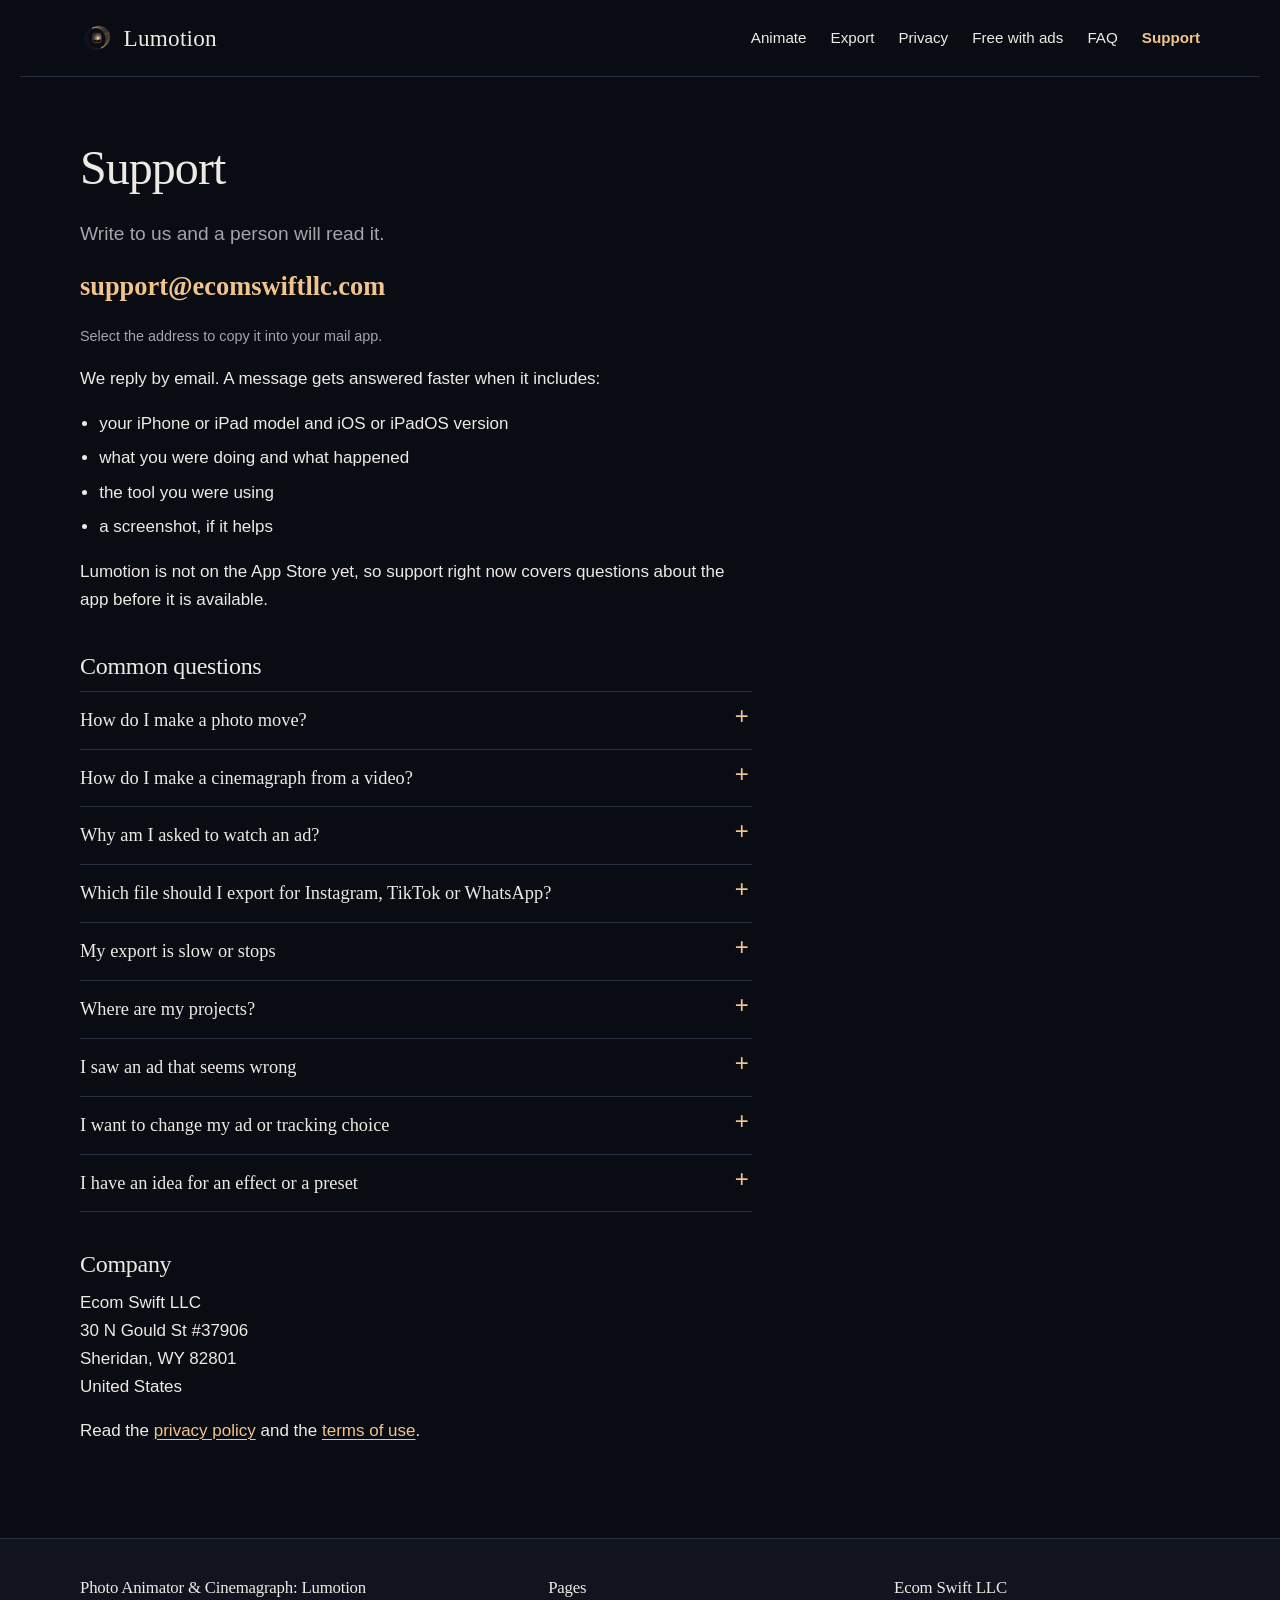
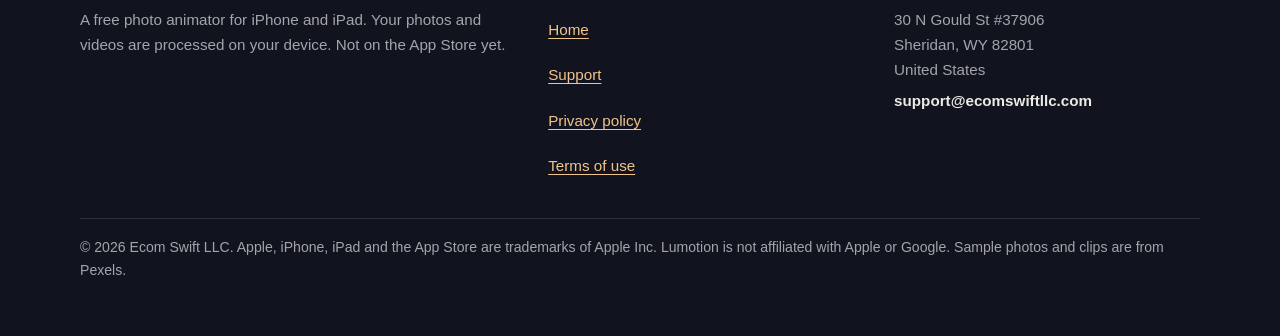
<file: website/lumotion/support/index.html>
<!doctype html>
<html lang="en">
<head>
<meta charset="utf-8">
<meta name="viewport" content="width=device-width, initial-scale=1, viewport-fit=cover">
<title>Support | Photo Animator &amp; Cinemagraph: Lumotion</title>
<meta name="description" content="Get help with Lumotion: contact details, and answers about animating a photo, making a cinemagraph, exporting, ads and your projects.">
<link rel="canonical" href="https://ecomswiftllc.github.io/lumotion/support/">
<meta name="theme-color" content="#0A0C13">
<meta name="color-scheme" content="dark">
<link rel="icon" href="../assets/favicon.svg" type="image/svg+xml">
<link rel="icon" href="../assets/favicon-32.png" type="image/png" sizes="32x32">
<link rel="apple-touch-icon" href="../assets/apple-touch-icon.png">
<meta property="og:type" content="website">
<meta property="og:site_name" content="Photo Animator &amp; Cinemagraph: Lumotion">
<meta property="og:title" content="Support | Photo Animator &amp; Cinemagraph: Lumotion">
<meta property="og:description" content="Get help with Lumotion: contact details, and answers about animating a photo, making a cinemagraph, exporting, ads and your projects.">
<meta property="og:url" content="https://ecomswiftllc.github.io/lumotion/support/">
<meta property="og:image" content="https://ecomswiftllc.github.io/lumotion/assets/og-image.png">
<meta property="og:image:width" content="1200">
<meta property="og:image:height" content="630">
<meta property="og:image:alt" content="The Lumotion app icon, a photo frame inside a ribbon of light, next to the name Photo Animator &amp; Cinemagraph: Lumotion">
<meta name="twitter:card" content="summary_large_image">
<meta name="twitter:title" content="Support | Photo Animator &amp; Cinemagraph: Lumotion">
<meta name="twitter:description" content="Get help with Lumotion: contact details, and answers about animating a photo, making a cinemagraph, exporting, ads and your projects.">
<meta name="twitter:image" content="https://ecomswiftllc.github.io/lumotion/assets/og-image.png">
<link rel="stylesheet" href="../assets/site.css">
</head>
<body>
<a class="skip" href="#main">Skip to content</a>
<header class="site-header">
  <div class="wrap">
    <a class="brand" href="../"><img src="../assets/lumotion-mark.svg" alt="" width="34" height="34">Lumotion</a>
    <nav class="nav" aria-label="Main">
      <a href="../#animate">Animate</a>
      <a href="../#export">Export</a>
      <a href="../#private">Privacy</a>
      <a href="../#free">Free with ads</a>
      <a href="../#faq">FAQ</a>
      <a href="../support/" aria-current="page">Support</a>
    </nav>
  </div>
</header>

<main id="main">
  <div class="page">
    <div class="wrap">
      <div class="doc">
        <h1>Support</h1>
        <p class="lede">Write to us and a person will read it.</p>
        <p class="contact-line"><span class="email">support@ecomswiftllc.com</span></p>
        <p class="small">Select the address to copy it into your mail app.</p>
        <p>We reply by email. A message gets answered faster when it includes:</p>
        <ul>
          <li>your iPhone or iPad model and iOS or iPadOS version</li>
          <li>what you were doing and what happened</li>
          <li>the tool you were using</li>
          <li>a screenshot, if it helps</li>
        </ul>
        <p>Lumotion is not on the App Store yet, so support right now covers questions about the app before it is available.</p>
        <h2>Common questions</h2>
        <div class="faq">
          <details><summary>How do I make a photo move?</summary><div class="answer"><ol><li>Choose a photo, or one of the sample photos, on the Home screen.</li><li>Open Flow in the tool dock and paint over the part that should move, such as water or smoke.</li><li>Draw arrows inside the painted area to show the direction. Set the speed and strength.</li><li>Use the anchor brush on anything that must stay still.</li><li>Press play to preview the loop, then export.</li></ol><p>Magic presets give you a starting point in one tap. You can change everything they set.</p></div></details>
          <details><summary>How do I make a cinemagraph from a video?</summary><div class="answer"><ol><li>Choose a video from your library. Clips that were filmed on a steady surface or tripod work best.</li><li>Open Video, and choose the loop: where it starts and ends, up to six seconds.</li><li>Choose the still frame, then paint the part that should keep moving. The rest stays frozen.</li><li>Raise the loop smoothing if you can see a jump when the clip repeats, or use the back-and-forth loop.</li><li>Export it as an MP4 or a GIF.</li></ol></div></details>
          <details><summary>Why am I asked to watch an ad?</summary><div class="answer"><p>Lumotion is free, and ads pay for it. Before you export, the app offers one short video that you choose to watch. One watched ad covers your exports for 2 minutes. If you choose Not now, nothing is exported and you can try again any time. If no ad is available, for example when you are offline or your ad privacy choice does not allow ads, the export goes ahead without one. Editing never needs an ad.</p></div></details>
          <details><summary>Which file should I export for Instagram, TikTok or WhatsApp?</summary><div class="answer"><p>Export an MP4 and use Share, then pick the app. Choose 9:16 for stories and short videos, 4:5 or 1:1 for feed posts. GIF files are larger and lower in quality than MP4, so use a GIF only when you need one. Lumotion shows a size estimate before a GIF export.</p></div></details>
          <details><summary>My export is slow or stops</summary><div class="answer"><p>High resolutions, long loops and a high frame rate take more time and memory, especially on older devices. Try a shorter loop, 30 frames per second or a lower resolution. Keep the app open until the export finishes, and make sure your device has free storage.</p></div></details>
          <details><summary>Where are my projects?</summary><div class="answer"><p>Projects are saved on your device as you work and appear on the Home screen. You can rename, duplicate or delete them there. Lumotion keeps projects only on your device, so if you delete the app, or delete a project, they cannot be recovered by us. Files you exported to Photos or Files are not affected. A full backup of your device may still contain the app's data if you made one before deleting it.</p></div></details>
          <details><summary>I saw an ad that seems wrong</summary><div class="answer"><p>Write to us at the address above. Tell us roughly when and where in the app you saw it and what it showed. A screenshot helps. We block ad categories and advertisers through Google AdMob where we can.</p></div></details>
          <details><summary>I want to change my ad or tracking choice</summary><div class="answer"><p>Open Settings in the app and look for the Ad privacy choices row, which appears where the law requires it. You can also change tracking in iOS Settings under Privacy and Security, then Tracking, and reset your advertising identifier there.</p></div></details>
          <details><summary>I have an idea for an effect or a preset</summary><div class="answer"><p>Send it. We read every message, though we cannot promise to build every idea.</p></div></details>
        </div>
        <h2>Company</h2>
        <p>Ecom Swift LLC<br>30 N Gould St #37906<br>Sheridan, WY 82801<br>United States</p>
        <p>Read the <a href="../privacy/">privacy policy</a> and the <a href="../terms/">terms of use</a>.</p>
      </div>
    </div>
  </div>
</main>
<footer class="site-footer">
  <div class="wrap">
    <div>
      <h2>Photo Animator &amp; Cinemagraph: Lumotion</h2>
      <p>A free photo animator for iPhone and iPad. Your photos and videos are processed on your device. Not on the App Store yet.</p>
    </div>
    <nav aria-label="Footer">
      <h2>Pages</h2>
      <ul>
        <li><a href="../">Home</a></li>
        <li><a href="../support/">Support</a></li>
        <li><a href="../privacy/">Privacy policy</a></li>
        <li><a href="../terms/">Terms of use</a></li>
      </ul>
    </nav>
    <div>
      <h2>Ecom Swift LLC</h2>
      <p>30 N Gould St #37906<br>Sheridan, WY 82801<br>United States</p>
      <p class="email">support@ecomswiftllc.com</p>
    </div>
    <p class="legalline">&copy; 2026 Ecom Swift LLC. Apple, iPhone, iPad and the App Store are trademarks of Apple Inc. Lumotion is not affiliated with Apple or Google. Sample photos and clips are from Pexels.</p>
  </div>
</footer>
</body>
</html>
</file>
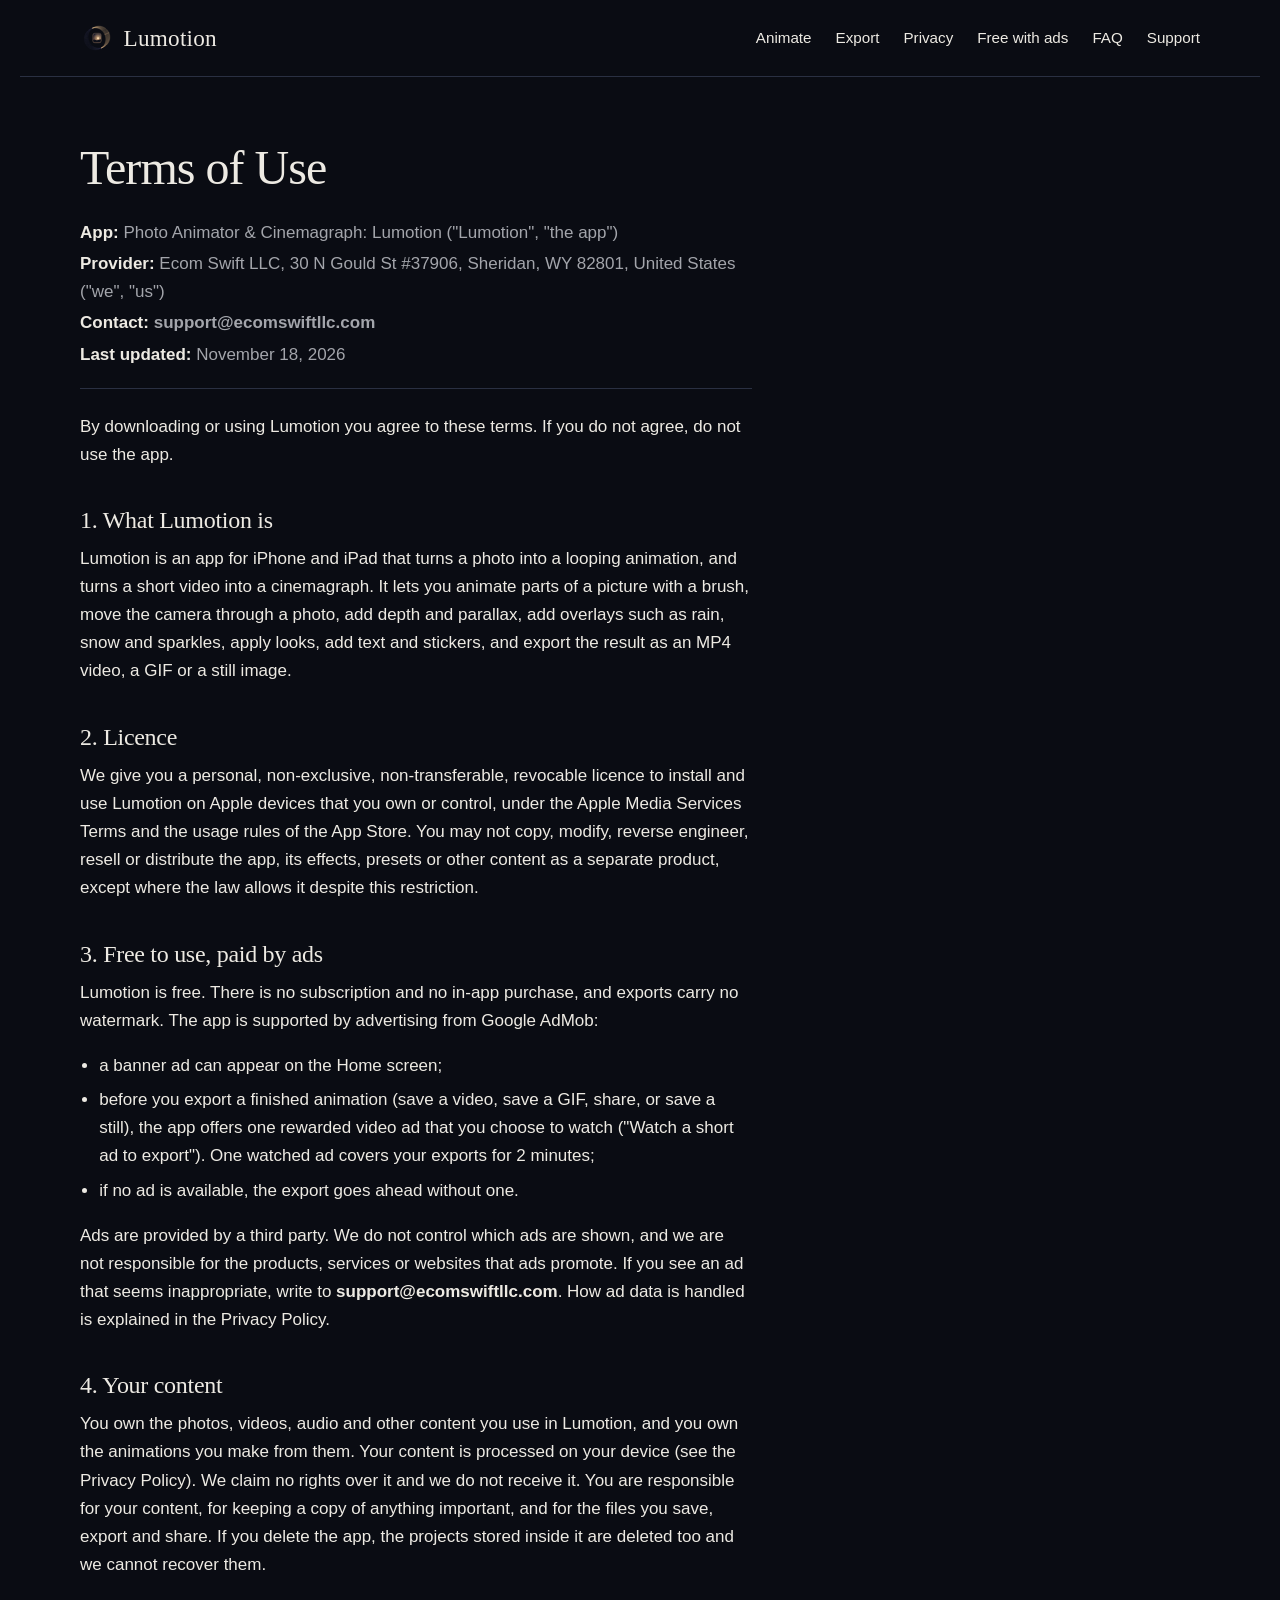
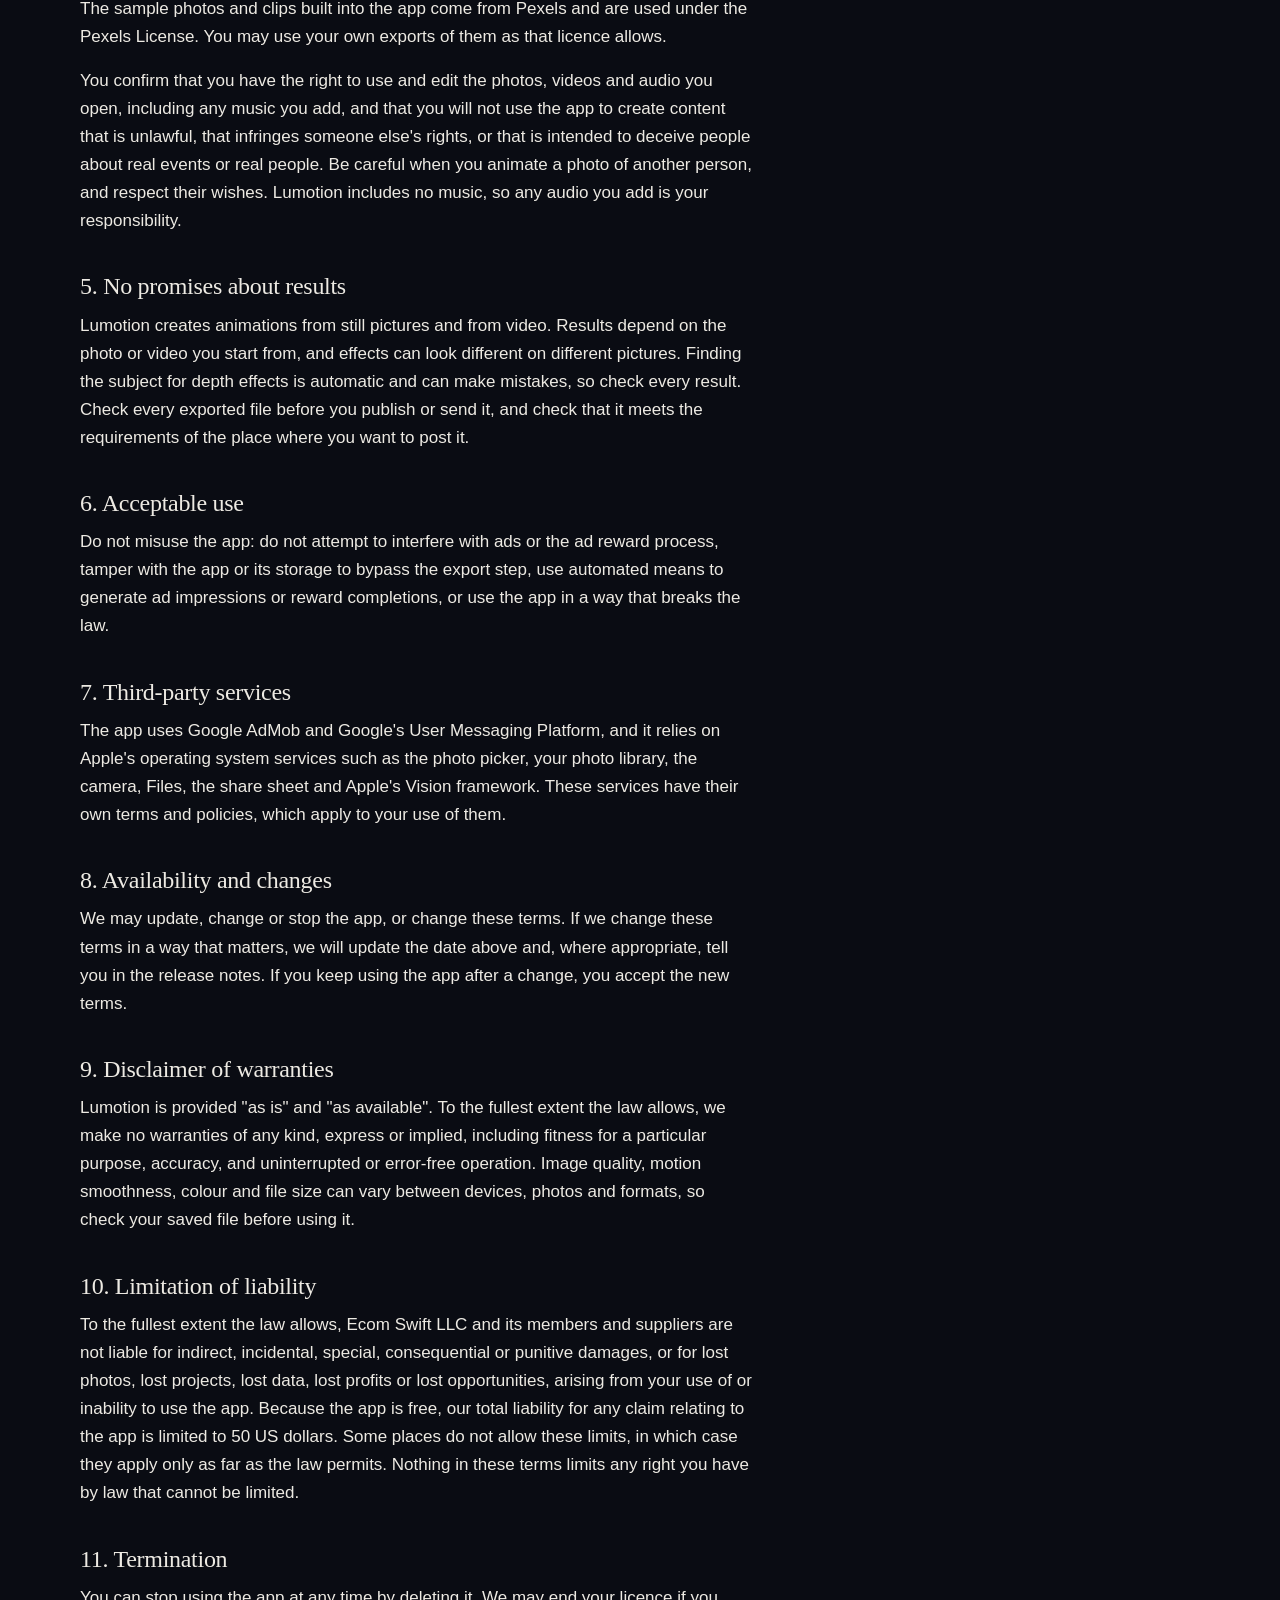
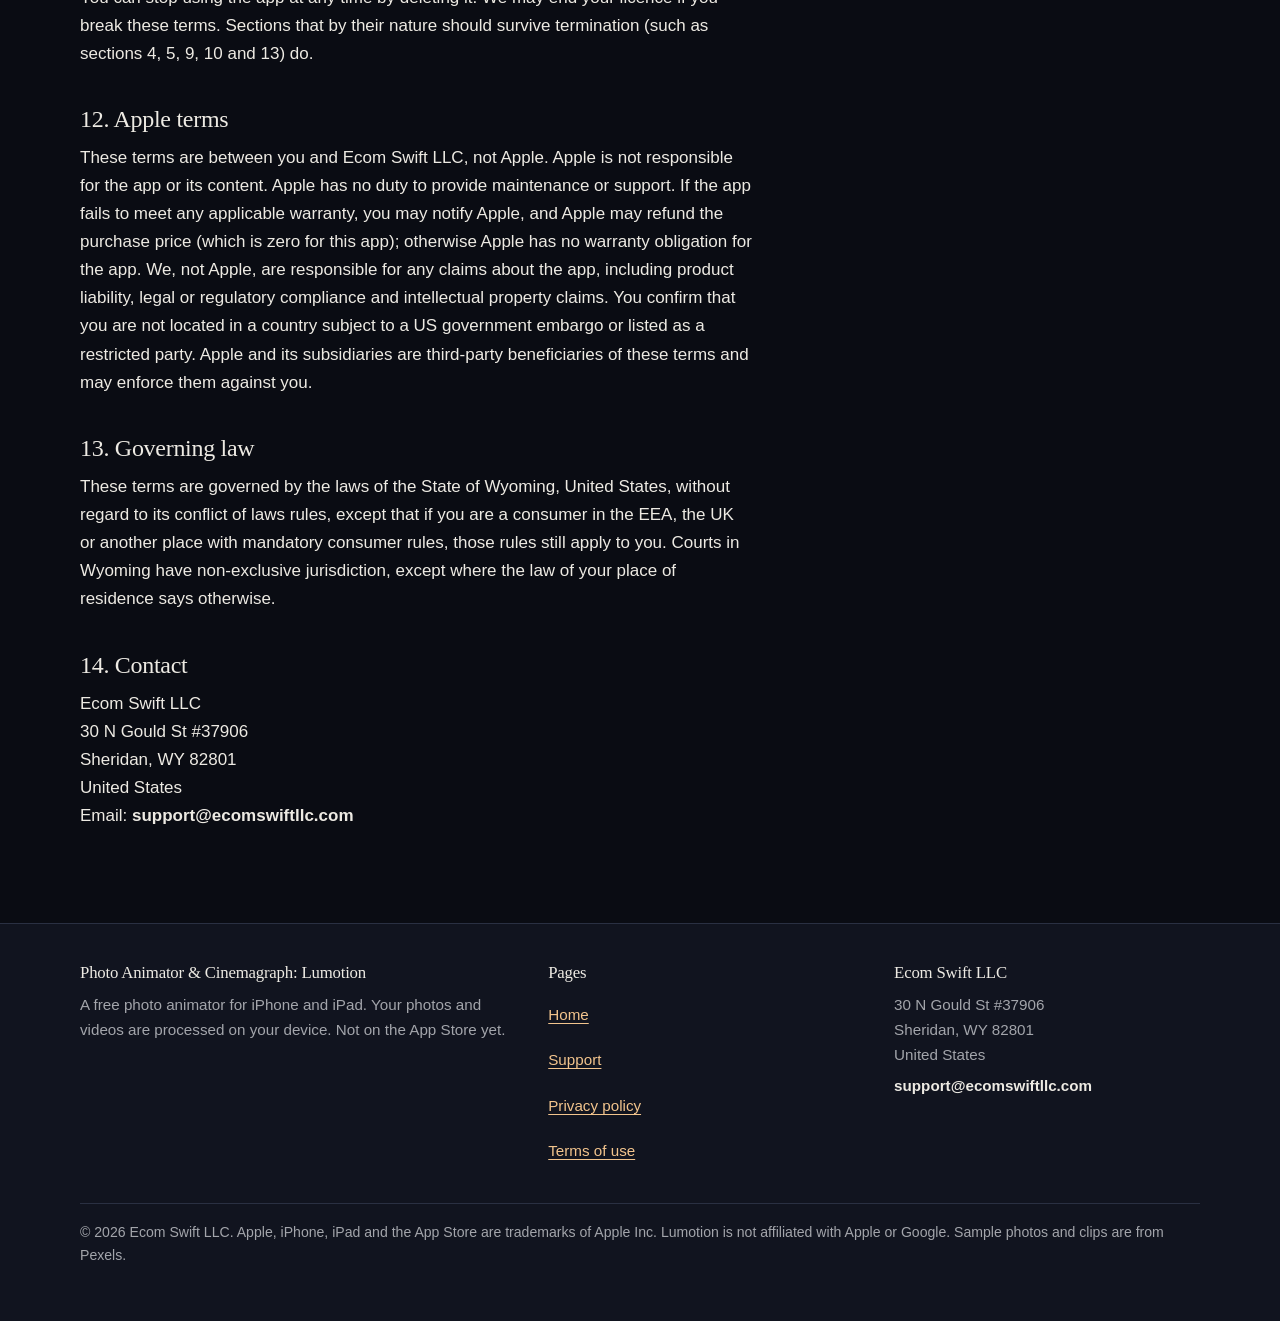
<file: website/lumotion/terms/index.html>
<!doctype html>
<html lang="en">
<head>
<meta charset="utf-8">
<meta name="viewport" content="width=device-width, initial-scale=1, viewport-fit=cover">
<title>Terms of Use | Photo Animator &amp; Cinemagraph: Lumotion</title>
<meta name="description" content="The terms for using Photo Animator &amp; Cinemagraph: Lumotion, a free photo animator supported by ads.">
<link rel="canonical" href="https://ecomswiftllc.github.io/lumotion/terms/">
<meta name="theme-color" content="#0A0C13">
<meta name="color-scheme" content="dark">
<link rel="icon" href="../assets/favicon.svg" type="image/svg+xml">
<link rel="icon" href="../assets/favicon-32.png" type="image/png" sizes="32x32">
<link rel="apple-touch-icon" href="../assets/apple-touch-icon.png">
<meta property="og:type" content="website">
<meta property="og:site_name" content="Photo Animator &amp; Cinemagraph: Lumotion">
<meta property="og:title" content="Terms of Use | Photo Animator &amp; Cinemagraph: Lumotion">
<meta property="og:description" content="The terms for using Photo Animator &amp; Cinemagraph: Lumotion, a free photo animator supported by ads.">
<meta property="og:url" content="https://ecomswiftllc.github.io/lumotion/terms/">
<meta property="og:image" content="https://ecomswiftllc.github.io/lumotion/assets/og-image.png">
<meta property="og:image:width" content="1200">
<meta property="og:image:height" content="630">
<meta property="og:image:alt" content="The Lumotion app icon, a photo frame inside a ribbon of light, next to the name Photo Animator &amp; Cinemagraph: Lumotion">
<meta name="twitter:card" content="summary_large_image">
<meta name="twitter:title" content="Terms of Use | Photo Animator &amp; Cinemagraph: Lumotion">
<meta name="twitter:description" content="The terms for using Photo Animator &amp; Cinemagraph: Lumotion, a free photo animator supported by ads.">
<meta name="twitter:image" content="https://ecomswiftllc.github.io/lumotion/assets/og-image.png">
<link rel="stylesheet" href="../assets/site.css">
</head>
<body>
<a class="skip" href="#main">Skip to content</a>
<header class="site-header">
  <div class="wrap">
    <a class="brand" href="../"><img src="../assets/lumotion-mark.svg" alt="" width="34" height="34">Lumotion</a>
    <nav class="nav" aria-label="Main">
      <a href="../#animate">Animate</a>
      <a href="../#export">Export</a>
      <a href="../#private">Privacy</a>
      <a href="../#free">Free with ads</a>
      <a href="../#faq">FAQ</a>
      <a href="../support/">Support</a>
    </nav>
  </div>
</header>

<main id="main">
  <div class="page">
    <div class="wrap">
      <article class="doc">
<h1>Terms of Use</h1>
<div class="meta">
<p><strong>App:</strong> Photo Animator &amp; Cinemagraph: Lumotion ("Lumotion", "the app")</p>
<p><strong>Provider:</strong> Ecom Swift LLC, 30 N Gould St #37906, Sheridan, WY 82801, United States ("we", "us")</p>
<p><strong>Contact:</strong> <span class="email">support@ecomswiftllc.com</span></p>
<p><strong>Last updated:</strong> November 18, 2026</p>
</div>
<p>By downloading or using Lumotion you agree to these terms. If you do not agree, do not use the app.</p>
<h2>1. What Lumotion is</h2>
<p>Lumotion is an app for iPhone and iPad that turns a photo into a looping animation, and turns a short video into a cinemagraph. It lets you animate parts of a picture with a brush, move the camera through a photo, add depth and parallax, add overlays such as rain, snow and sparkles, apply looks, add text and stickers, and export the result as an MP4 video, a GIF or a still image.</p>
<h2>2. Licence</h2>
<p>We give you a personal, non-exclusive, non-transferable, revocable licence to install and use Lumotion on Apple devices that you own or control, under the Apple Media Services Terms and the usage rules of the App Store. You may not copy, modify, reverse engineer, resell or distribute the app, its effects, presets or other content as a separate product, except where the law allows it despite this restriction.</p>
<h2>3. Free to use, paid by ads</h2>
<p>Lumotion is free. There is no subscription and no in-app purchase, and exports carry no watermark. The app is supported by advertising from Google AdMob:</p>
<ul><li>a banner ad can appear on the Home screen;</li><li>before you export a finished animation (save a video, save a GIF, share, or save a still), the app offers one rewarded video ad that you choose to watch ("Watch a short ad to export"). One watched ad covers your exports for 2 minutes;</li><li>if no ad is available, the export goes ahead without one.</li></ul>
<p>Ads are provided by a third party. We do not control which ads are shown, and we are not responsible for the products, services or websites that ads promote. If you see an ad that seems inappropriate, write to <span class="email">support@ecomswiftllc.com</span>. How ad data is handled is explained in the Privacy Policy.</p>
<h2>4. Your content</h2>
<p>You own the photos, videos, audio and other content you use in Lumotion, and you own the animations you make from them. Your content is processed on your device (see the Privacy Policy). We claim no rights over it and we do not receive it. You are responsible for your content, for keeping a copy of anything important, and for the files you save, export and share. If you delete the app, the projects stored inside it are deleted too and we cannot recover them.</p>
<p>The sample photos and clips built into the app come from Pexels and are used under the Pexels License. You may use your own exports of them as that licence allows.</p>
<p>You confirm that you have the right to use and edit the photos, videos and audio you open, including any music you add, and that you will not use the app to create content that is unlawful, that infringes someone else's rights, or that is intended to deceive people about real events or real people. Be careful when you animate a photo of another person, and respect their wishes. Lumotion includes no music, so any audio you add is your responsibility.</p>
<h2>5. No promises about results</h2>
<p>Lumotion creates animations from still pictures and from video. Results depend on the photo or video you start from, and effects can look different on different pictures. Finding the subject for depth effects is automatic and can make mistakes, so check every result. Check every exported file before you publish or send it, and check that it meets the requirements of the place where you want to post it.</p>
<h2>6. Acceptable use</h2>
<p>Do not misuse the app: do not attempt to interfere with ads or the ad reward process, tamper with the app or its storage to bypass the export step, use automated means to generate ad impressions or reward completions, or use the app in a way that breaks the law.</p>
<h2>7. Third-party services</h2>
<p>The app uses Google AdMob and Google's User Messaging Platform, and it relies on Apple's operating system services such as the photo picker, your photo library, the camera, Files, the share sheet and Apple's Vision framework. These services have their own terms and policies, which apply to your use of them.</p>
<h2>8. Availability and changes</h2>
<p>We may update, change or stop the app, or change these terms. If we change these terms in a way that matters, we will update the date above and, where appropriate, tell you in the release notes. If you keep using the app after a change, you accept the new terms.</p>
<h2>9. Disclaimer of warranties</h2>
<p>Lumotion is provided "as is" and "as available". To the fullest extent the law allows, we make no warranties of any kind, express or implied, including fitness for a particular purpose, accuracy, and uninterrupted or error-free operation. Image quality, motion smoothness, colour and file size can vary between devices, photos and formats, so check your saved file before using it.</p>
<h2>10. Limitation of liability</h2>
<p>To the fullest extent the law allows, Ecom Swift LLC and its members and suppliers are not liable for indirect, incidental, special, consequential or punitive damages, or for lost photos, lost projects, lost data, lost profits or lost opportunities, arising from your use of or inability to use the app. Because the app is free, our total liability for any claim relating to the app is limited to 50 US dollars. Some places do not allow these limits, in which case they apply only as far as the law permits. Nothing in these terms limits any right you have by law that cannot be limited.</p>
<h2>11. Termination</h2>
<p>You can stop using the app at any time by deleting it. We may end your licence if you break these terms. Sections that by their nature should survive termination (such as sections 4, 5, 9, 10 and 13) do.</p>
<h2>12. Apple terms</h2>
<p>These terms are between you and Ecom Swift LLC, not Apple. Apple is not responsible for the app or its content. Apple has no duty to provide maintenance or support. If the app fails to meet any applicable warranty, you may notify Apple, and Apple may refund the purchase price (which is zero for this app); otherwise Apple has no warranty obligation for the app. We, not Apple, are responsible for any claims about the app, including product liability, legal or regulatory compliance and intellectual property claims. You confirm that you are not located in a country subject to a US government embargo or listed as a restricted party. Apple and its subsidiaries are third-party beneficiaries of these terms and may enforce them against you.</p>
<h2>13. Governing law</h2>
<p>These terms are governed by the laws of the State of Wyoming, United States, without regard to its conflict of laws rules, except that if you are a consumer in the EEA, the UK or another place with mandatory consumer rules, those rules still apply to you. Courts in Wyoming have non-exclusive jurisdiction, except where the law of your place of residence says otherwise.</p>
<h2>14. Contact</h2>
<p>Ecom Swift LLC<br>30 N Gould St #37906<br>Sheridan, WY 82801<br>United States<br>Email: <span class="email">support@ecomswiftllc.com</span></p>
      </article>
    </div>
  </div>
</main>
<footer class="site-footer">
  <div class="wrap">
    <div>
      <h2>Photo Animator &amp; Cinemagraph: Lumotion</h2>
      <p>A free photo animator for iPhone and iPad. Your photos and videos are processed on your device. Not on the App Store yet.</p>
    </div>
    <nav aria-label="Footer">
      <h2>Pages</h2>
      <ul>
        <li><a href="../">Home</a></li>
        <li><a href="../support/">Support</a></li>
        <li><a href="../privacy/">Privacy policy</a></li>
        <li><a href="../terms/">Terms of use</a></li>
      </ul>
    </nav>
    <div>
      <h2>Ecom Swift LLC</h2>
      <p>30 N Gould St #37906<br>Sheridan, WY 82801<br>United States</p>
      <p class="email">support@ecomswiftllc.com</p>
    </div>
    <p class="legalline">&copy; 2026 Ecom Swift LLC. Apple, iPhone, iPad and the App Store are trademarks of Apple Inc. Lumotion is not affiliated with Apple or Google. Sample photos and clips are from Pexels.</p>
  </div>
</footer>
</body>
</html>
</file>
<file: website/lumotion/assets/site.css>
/* Lumotion site. System fonts only, no external requests. Dark by design, like the app.
   Layout: one calm reading column per section, with the section title in a left rail on wide screens.
   Memorable element: the aperture ring in the hero, drawn as a lens barrel with an f-stop scale. */
:root {
  --lens: #0A0C13;       /* page */
  --carbon: #11141F;     /* raised bands, footer */
  --graphite: #1A1F2E;   /* panels */
  --hairline: #2A3042;   /* rules and borders (not text) */
  --paper: #EDEAE3;      /* body text */
  --muted: #A3A5AB;      /* secondary text, 7:1 on lens */
  --brass: #F2C48D;      /* champagne-apricot glow: accent and links */
  --brass-deep: #C98F5B; /* decorative strokes only */
  --serif: "Iowan Old Style", "Palatino Linotype", Palatino, "New York", Charter, Georgia, "Times New Roman", serif;
  --sans: -apple-system, BlinkMacSystemFont, "SF Pro Text", "Segoe UI", Roboto, "Helvetica Neue", Arial, sans-serif;
  --gutter: max(1.25rem, env(safe-area-inset-left, 0px));
  --gutter-r: max(1.25rem, env(safe-area-inset-right, 0px));
  --measure: 40rem;
  color-scheme: dark;
}

*, *::before, *::after { box-sizing: border-box; }
html { -webkit-text-size-adjust: 100%; scroll-behavior: smooth; background: var(--lens); }
@media (prefers-reduced-motion: reduce) { html { scroll-behavior: auto; } }
body {
  margin: 0;
  background: var(--lens);
  color: var(--paper);
  font-family: var(--sans);
  font-size: 1.0625rem;
  line-height: 1.65;
  padding-left: var(--gutter);
  padding-right: var(--gutter-r);
}
img, svg { max-width: 100%; display: block; }
a { color: var(--brass); text-underline-offset: 0.18em; text-decoration-thickness: 1px; }
a:hover { text-decoration-thickness: 2px; }
:focus-visible { outline: 3px solid var(--brass); outline-offset: 3px; border-radius: 2px; }
.skip { position: absolute; left: -999px; top: 0; background: var(--brass); color: var(--lens); padding: .6rem 1rem; z-index: 20; font-weight: 600; }
.skip:focus { left: 1rem; top: 1rem; }

.wrap { width: 100%; max-width: 70rem; margin-inline: auto; }

/* header */
.site-header { padding-block: 1rem; border-bottom: 1px solid var(--hairline); }
.site-header .wrap { display: flex; flex-wrap: wrap; align-items: center; justify-content: space-between; gap: .4rem 2rem; }
.brand { display: inline-flex; align-items: center; gap: .6rem; min-height: 44px; text-decoration: none; color: var(--paper); font-family: var(--serif); font-size: 1.45rem; font-weight: 500; letter-spacing: .01em; }
.brand img { width: 34px; height: 34px; }
.nav { display: flex; flex-wrap: wrap; gap: .1rem 1.5rem; font-size: .95rem; }
.nav a { color: var(--paper); text-decoration: none; padding-block: .5rem; min-height: 44px; display: inline-flex; align-items: center; }
.nav a:hover { color: var(--brass); }
.nav a[aria-current="page"] { color: var(--brass); font-weight: 600; }

/* type */
h1, h2, h3 { font-family: var(--serif); font-weight: 500; line-height: 1.12; letter-spacing: -.012em; margin: 0; text-wrap: balance; color: var(--paper); }
h1 { font-size: clamp(2.45rem, 5.2vw, 4rem); letter-spacing: -.02em; }
h2 { font-size: clamp(1.65rem, 3vw, 2.2rem); }
h3 { font-size: 1.2rem; letter-spacing: -.005em; }
p { margin: 0 0 1rem; }
.lede { font-size: 1.2rem; line-height: 1.6; color: var(--muted); max-width: 35rem; }
.small { font-size: .9rem; color: var(--muted); }

/* hero */
.hero { padding-block: clamp(2.5rem, 7vw, 5.5rem) clamp(3rem, 7vw, 5.5rem); overflow: clip; }
.hero .wrap { display: grid; grid-template-columns: minmax(0, 1.02fr) minmax(0, .98fr); gap: clamp(1.5rem, 4vw, 3.5rem); align-items: center; }
.hero h1 { margin-bottom: 1.4rem; max-width: 14ch; }
.hero .lede { margin-bottom: 1.9rem; }
.status { display: flex; align-items: center; gap: .65rem; color: var(--paper); font-weight: 600; font-size: 1.05rem; margin: 0 0 .6rem; }
.status::before { content: ""; width: .6rem; height: .6rem; border-radius: 50%; background: var(--brass); box-shadow: 0 0 0 4px rgba(242, 196, 141, .16); flex: none; }
.hero-note { max-width: 31rem; }

.lens { margin: 0; justify-self: center; width: min(100%, 33rem); position: relative; }
.lens svg { width: 100%; height: auto; overflow: visible; }
.lens::before { content: ""; position: absolute; inset: 8% 4% 0; background: radial-gradient(closest-side, rgba(242, 196, 141, .16), rgba(242, 196, 141, 0)); filter: blur(24px); z-index: -1; }
.lens .ribbon { transform-box: view-box; transform-origin: 50px 50px; }
@media (prefers-reduced-motion: no-preference) {
  .lens .ribbon { animation: ribbon-turn 72s linear infinite; }
  @keyframes ribbon-turn { from { transform: rotate(0deg); } to { transform: rotate(360deg); } }
}

/* reel: real sample photos, a quiet contact strip */
.reel-section { padding-block: clamp(2.75rem, 6vw, 4.75rem); border-top: 1px solid var(--hairline); }
.reel-head { max-width: 38rem; margin-bottom: 2rem; }
.reel-head p { color: var(--muted); margin: .9rem 0 0; }
.reel { display: grid; grid-template-columns: repeat(3, minmax(0, 1fr)); gap: 1px; background: var(--hairline); border: 1px solid var(--hairline); margin: 0; padding: 0; list-style: none; }
.reel li { background: var(--lens); }
.reel figure { margin: 0; }
.reel img { width: 100%; aspect-ratio: 4 / 3; object-fit: cover; display: block; }
.reel figcaption { padding: .8rem 1rem 1rem; }
.reel figcaption strong { display: block; font-family: var(--serif); font-weight: 500; font-size: 1.1rem; color: var(--paper); }
.reel figcaption span { color: var(--muted); font-size: .93rem; line-height: 1.5; display: block; margin-top: .15rem; }
.reel-note { margin-top: 1rem; }

/* app screenshots, shown only when real captures exist */
.shots { display: grid; grid-auto-flow: column; grid-auto-columns: minmax(13rem, 16rem); gap: 1.25rem; overflow-x: auto; padding: .25rem .25rem 1.25rem; margin: 0; list-style: none; scroll-snap-type: x proximity; scrollbar-color: var(--hairline) transparent; scrollbar-width: thin; }
.shots li { scroll-snap-align: start; }
.shots img { width: 100%; height: auto; border-radius: 1.4rem; border: 1px solid var(--hairline); }

/* sections */
.section { padding-block: clamp(2.75rem, 6vw, 4.75rem); padding-inline: var(--gutter) var(--gutter-r); margin-inline: calc(var(--gutter) * -1) calc(var(--gutter-r) * -1); border-top: 1px solid var(--hairline); }
.section .wrap { display: grid; grid-template-columns: minmax(0, 1fr) minmax(0, 2.1fr); gap: 1.25rem clamp(2rem, 5vw, 4.5rem); }
.section h2 { max-width: 14ch; }
.section-body { min-width: 0; max-width: var(--measure); }
.section-body > *:last-child { margin-bottom: 0; }
.section-body p { color: var(--muted); }
.section-body p strong { color: var(--paper); }
.band { background: var(--carbon); }

.defs { margin: 0; padding: 0; }
.defs > div { padding-block: 1.05rem; border-top: 1px solid var(--hairline); }
.defs > div:first-child { border-top: 0; padding-top: 0; }
.defs dt { font-family: var(--serif); font-weight: 500; font-size: 1.2rem; line-height: 1.3; margin-bottom: .25rem; color: var(--paper); }
.defs dd { margin: 0; color: var(--muted); }

/* tools: a hairline-divided grid, not cards */
.tools { display: grid; grid-template-columns: repeat(2, minmax(0, 1fr)); margin: 0; padding: 0; list-style: none; border-top: 1px solid var(--hairline); }
.tools li { padding: 1.15rem 1.4rem 1.3rem 0; border-bottom: 1px solid var(--hairline); }
.tools li:nth-child(even) { padding-left: 1.4rem; border-left: 1px solid var(--hairline); padding-right: 0; }
.tools h3 { margin-bottom: .3rem; }
.tools p { margin: 0; color: var(--muted); font-size: .98rem; line-height: 1.55; }
.tools .note p { color: var(--paper); }

.checks { list-style: none; margin: 0 0 1.25rem; padding: 0; }
.checks li { padding: .55rem 0 .55rem 1.6rem; border-top: 1px solid var(--hairline); position: relative; color: var(--paper); }
.checks li:last-child { border-bottom: 1px solid var(--hairline); }
.checks li::before { content: ""; position: absolute; left: .25rem; top: .72rem; width: .38rem; height: .72rem; border-right: 2px solid var(--brass); border-bottom: 2px solid var(--brass); transform: rotate(45deg); }

.split { display: grid; grid-template-columns: repeat(2, minmax(0, 1fr)); gap: 1.5rem 2.5rem; margin-block: 1.25rem; }
.split h3 { margin-bottom: .5rem; }
.split ul { margin: 0; padding-left: 1.1rem; color: var(--muted); }
.split li { margin-bottom: .35rem; }

.disclaimer { border-left: 3px solid var(--brass-deep); padding: .2rem 0 .2rem 1.1rem; color: var(--paper) !important; max-width: 36rem; }

/* faq */
.faq details { border-top: 1px solid var(--hairline); }
.faq details:last-child { border-bottom: 1px solid var(--hairline); }
.faq summary { cursor: pointer; list-style: none; padding: 1rem 2.2rem 1rem 0; font-family: var(--serif); font-weight: 500; font-size: 1.15rem; line-height: 1.35; position: relative; min-height: 44px; color: var(--paper); }
.faq summary::-webkit-details-marker { display: none; }
.faq summary::after { content: "+"; position: absolute; right: .2rem; top: .75rem; font-family: var(--sans); font-weight: 300; font-size: 1.5rem; color: var(--brass); line-height: 1; }
.faq details[open] summary::after { content: "\2212"; }
.faq summary:hover { color: var(--brass); }
.faq .answer { padding: 0 0 1.1rem; color: var(--muted); max-width: 36rem; }
.faq .answer p:last-child { margin-bottom: 0; }

/* inner pages (legal, support) */
.page { padding-block: clamp(2.25rem, 5vw, 4rem) clamp(3rem, 6vw, 5rem); }
.page .wrap { display: block; }
.page .doc { max-width: 42rem; }
.page h1 { font-size: clamp(2.1rem, 4.4vw, 3rem); margin-bottom: 1.5rem; max-width: none; }
.page h2 { font-size: 1.5rem; margin: 2.4rem 0 .7rem; max-width: none; }
.page ul { padding-left: 1.2rem; }
.page li { margin-bottom: .4rem; }
.page .doc p, .page .doc li { color: var(--paper); }
.page .doc .lede, .page .doc .small, .page .meta p { color: var(--muted); }
.page .meta { margin-bottom: 1.5rem; padding-bottom: 1rem; border-bottom: 1px solid var(--hairline); }
.page .meta p { margin-bottom: .2rem; }
.page .meta strong { color: var(--paper); }
.contact-line { font-family: var(--serif); font-size: clamp(1.3rem, 4vw, 1.65rem); font-weight: 500; margin: .4rem 0 1rem; overflow-wrap: anywhere; color: var(--brass); }
.page .doc .contact-line { color: var(--brass); }
.page .faq { margin-bottom: 1rem; }
.page .faq .answer p, .page .faq .answer li { color: var(--muted); }
.page .faq .answer ol { margin: 0 0 1rem; padding-left: 1.2rem; }
.page .faq .answer ol li { color: var(--muted); }
.page .faq table { border-collapse: collapse; width: 100%; font-size: .95rem; margin: 0 0 1rem; }
.page .faq th, .page .faq td { text-align: left; padding: .45rem .6rem .45rem 0; border-bottom: 1px solid var(--hairline); color: var(--muted); }
.page .faq th { color: var(--paper); font-weight: 600; }

/* footer */
.site-footer { background: var(--carbon); border-top: 1px solid var(--hairline); margin-inline: calc(var(--gutter) * -1) calc(var(--gutter-r) * -1); padding: 2.5rem var(--gutter-r) 3rem var(--gutter); }
.site-footer .wrap { display: grid; grid-template-columns: minmax(0, 1.4fr) minmax(0, 1fr) minmax(0, 1fr); gap: 1.75rem 2.5rem; font-size: .95rem; }
.site-footer h2 { font-size: 1.05rem; margin-bottom: .6rem; max-width: none; }
.site-footer p { margin: 0 0 .35rem; color: var(--muted); }
.site-footer ul { list-style: none; padding: 0; margin: 0; }
.site-footer li { margin-bottom: .1rem; }
.site-footer li a { display: inline-flex; align-items: center; min-height: 44px; }
.legalline { grid-column: 1 / -1; border-top: 1px solid var(--hairline); padding-top: 1.1rem; color: var(--muted); font-size: .88rem; }

@media (max-width: 52rem) {
  .hero .wrap { grid-template-columns: minmax(0, 1fr); }
  .hero .lens { order: -1; width: min(70%, 15rem); margin-bottom: 0; }
  .reel { grid-template-columns: repeat(2, minmax(0, 1fr)); }
  .hero h1 { max-width: 14ch; }
  .section .wrap { grid-template-columns: minmax(0, 1fr); }
  .section h2 { max-width: none; }
  .site-footer .wrap { grid-template-columns: minmax(0, 1fr) minmax(0, 1fr); }
  .site-footer .wrap > :first-child { grid-column: 1 / -1; }
}
@media (max-width: 34rem) {
  body { font-size: 1rem; }
  .split { grid-template-columns: minmax(0, 1fr); }
  .reel { grid-template-columns: minmax(0, 1fr); }
  .tools { grid-template-columns: minmax(0, 1fr); }
  .tools li, .tools li:nth-child(even) { padding: 1.05rem 0 1.15rem; border-left: 0; }
  .site-footer .wrap { grid-template-columns: minmax(0, 1fr); }
  .nav { gap: 0 .9rem; font-size: .9rem; }
  .nav a { min-height: 40px; padding-block: .3rem; }
}

/* email shown as selectable text */
.email { user-select: all; overflow-wrap: anywhere; font-weight: 600; color: inherit; }
.site-footer .email { color: var(--paper); }
</file>
